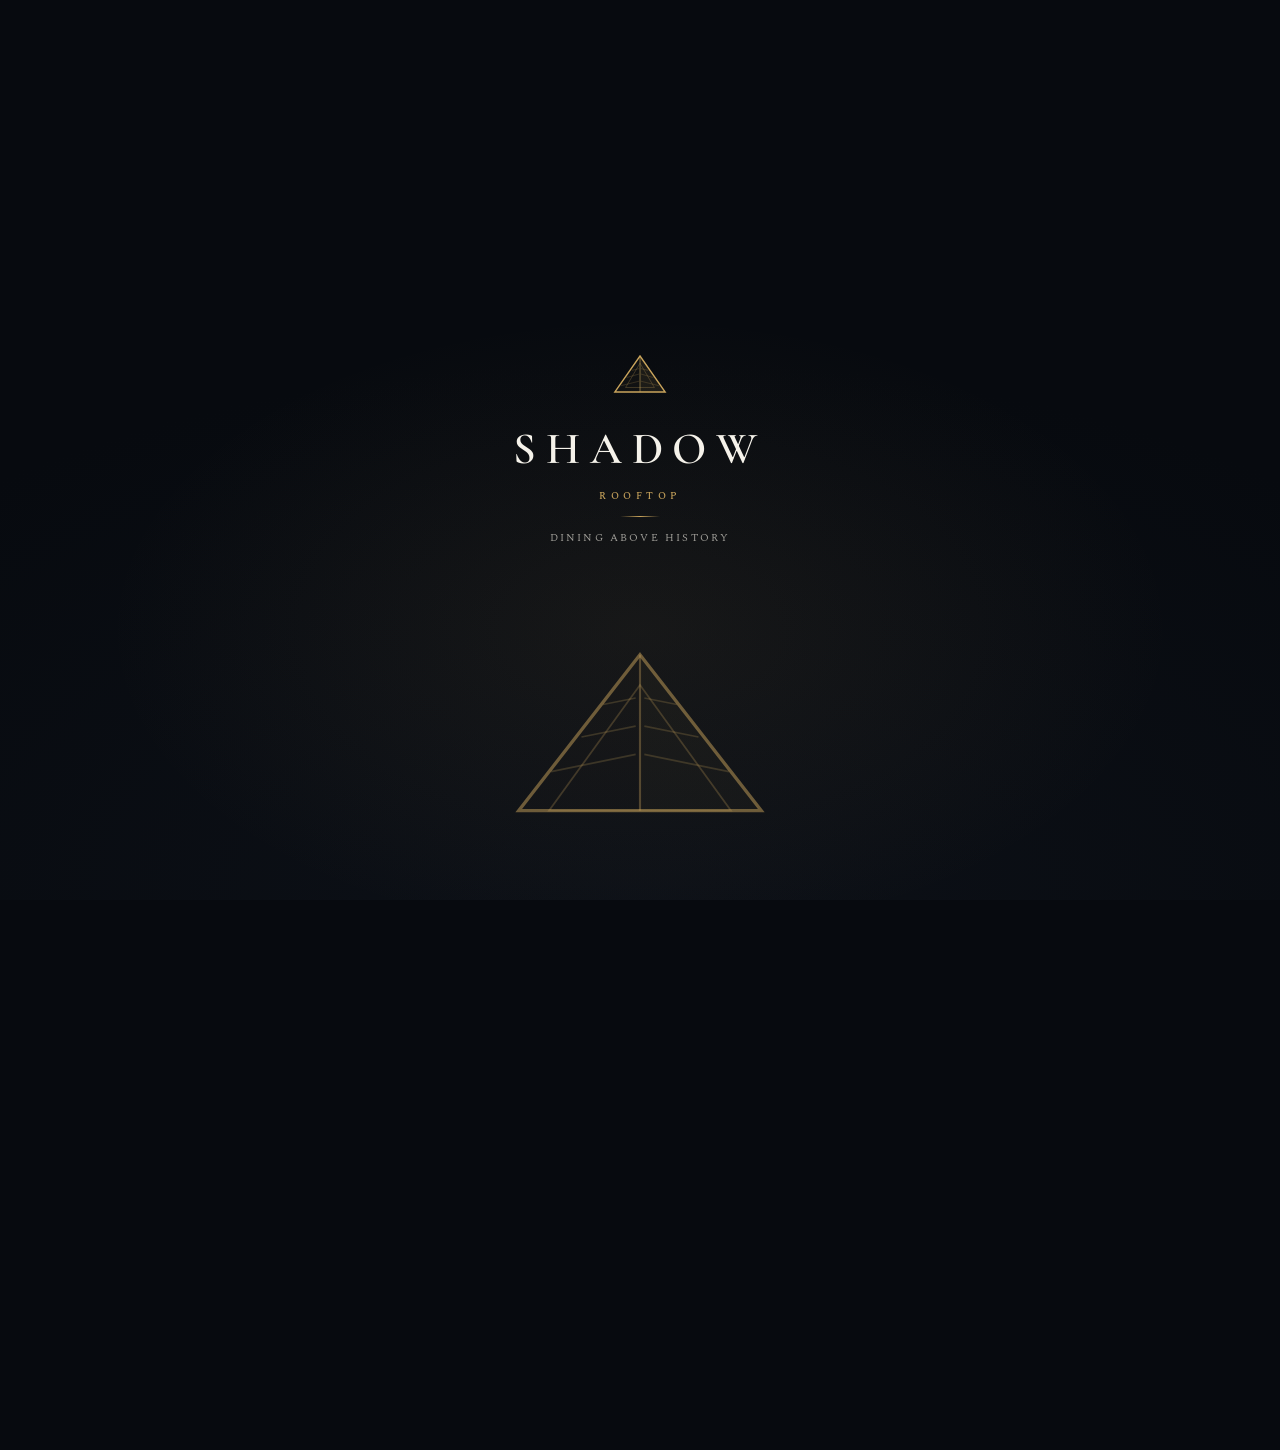
<file: index.html>
<!DOCTYPE html>
<html lang="en" dir="ltr">
<head>
  <meta charset="UTF-8" />
  <meta name="viewport" content="width=device-width, initial-scale=1.0, viewport-fit=cover" />
  <meta name="description" content="Shadow Rooftop — A premium dining experience overlooking the Pyramids of Giza, Cairo, Egypt." />
  <meta name="theme-color" content="#070A0F" />
  <title>Shadow Rooftop — Dining Above History</title>

  <!-- Preconnect for Google Fonts -->
  <link rel="preconnect" href="https://fonts.googleapis.com" />
  <link rel="preconnect" href="https://fonts.gstatic.com" crossorigin />
  <!-- Cormorant Garamond: luxury headings | Spectral: refined body/UI | Libre Baskerville: elegant price numbers -->
  <link href="https://fonts.googleapis.com/css2?family=Amiri:wght@400;700&family=Cormorant+Garamond:ital,wght@0,300;0,400;0,500;0,600;0,700;1,300;1,400&family=IBM+Plex+Sans+Arabic:wght@300;400;500;600&family=Libre+Baskerville:wght@400;700&family=Spectral:wght@300;400;500;600&display=swap" rel="stylesheet" />

  <link rel="stylesheet" href="css/style.css" />
</head>
<body>

  <!-- ============================================================
       SPLASH SCREEN
  ============================================================ -->
  <div id="splash" class="splash" role="dialog" aria-label="Shadow Rooftop loading screen" data-i18n-aria="splash" aria-modal="true">
    <div class="splash__bg"></div>

      <!-- Subtle pyramid SVG watermark -->
      <div class="splash__pyramid" aria-hidden="true">
        <svg viewBox="0 0 120 80" fill="none" xmlns="http://www.w3.org/2000/svg">
          <polygon points="60,4 4,76 60,76" fill="#C9A45C" opacity="0.012"/>
          <polygon points="60,4 116,76 60,76" fill="#C9A45C" opacity="0.035"/>
          <polygon points="60,4 116,76 4,76" stroke="#C9A45C" stroke-width="1.5" fill="none" opacity="0.5"/>
          <polygon points="60,18 102,76 18,76" stroke="#C9A45C" stroke-width="0.8" fill="none" opacity="0.25"/>
          <path d="M60 4 60 76" stroke="#C9A45C" stroke-width="1" opacity="0.35"/>
          <path d="M43 27 58 24M62 24 77 27M33 42 58 37M62 37 87 42M19 58 58 50M62 50 101 58" stroke="#C9A45C" stroke-width="0.8" opacity="0.22"/>
        </svg>
      </div>

    <div class="splash__content">
      <div class="splash__logo-icon" aria-hidden="true">
        <svg viewBox="0 0 60 44" fill="none" xmlns="http://www.w3.org/2000/svg" width="54" height="40">
          <polygon points="30,2 2,42 30,42" fill="#C9A45C" opacity="0.035"/>
          <polygon points="30,2 58,42 30,42" fill="#C9A45C" opacity="0.1"/>
          <polygon points="30,2 58,42 2,42" stroke="#C9A45C" stroke-width="1.5" fill="none"/>
          <polygon points="30,10 46,37 14,37" stroke="#C9A45C" stroke-width="0.7" fill="none" opacity="0.4"/>
          <path d="M21 18 29 16M31 16 39 18M15 26 29 22M31 22 45 26M9 35 29 30M31 30 51 35" stroke="#C9A45C" stroke-width="0.65" opacity="0.34"/>
          <path d="M30 2 30 42" stroke="#C9A45C" stroke-width="1" opacity="0.65"/>
        </svg>
      </div>
      <div class="splash__brand">
        <span class="splash__name" id="splashName" aria-label="Shadow Rooftop"></span>
        <span class="splash__sub">ROOFTOP</span>
      </div>
      <div class="splash__divider" aria-hidden="true"></div>
      <p class="splash__tagline" data-i18n="eyebrow">Dining Above History</p>
    </div>
  </div>

  <!-- ============================================================
       MAIN APP
  ============================================================ -->
  <div id="app" class="app" data-view="home" aria-hidden="true">

    <!-- ── HEADER ───────────────────────────────────────────── -->
    <header class="header" role="banner">
      <div class="header__inner container">

        <!-- Logo -->
        <a href="#home" class="header__logo" aria-label="Shadow Rooftop — Home" data-i18n-aria="home" data-go-home>
          <span class="header__logo-icon" aria-hidden="true">
            <svg viewBox="0 0 50 36" fill="none" xmlns="http://www.w3.org/2000/svg" width="36" height="26">
              <polygon points="25,2 2,34 25,34" fill="#C9A45C" opacity="0.035"/>
              <polygon points="25,2 48,34 25,34" fill="#C9A45C" opacity="0.1"/>
              <polygon points="25,2 48,34 2,34" stroke="#C9A45C" stroke-width="1.5" fill="none"/>
              <polygon points="25,9 40,30 10,30" stroke="#C9A45C" stroke-width="0.7" fill="none" opacity="0.4"/>
              <path d="M18 15 24 13M26 13 32 15M13 22 24 19M26 19 37 22M8 29 24 25M26 25 42 29" stroke="#C9A45C" stroke-width="0.55" opacity="0.34"/>
              <path d="M25 2 25 34" stroke="#C9A45C" stroke-width="1" opacity="0.65"/>
            </svg>
          </span>
          <span class="header__logo-text">
            <span class="header__logo-name">SHADOW</span>
            <span class="header__logo-sub">ROOFTOP</span>
          </span>
        </a>

        <!-- Right controls -->
        <div class="header__controls">
          <!-- Language toggle -->
          <div class="lang-toggle" role="group" aria-label="Language selection" data-i18n-aria="language">
            <button class="lang-toggle__btn lang-toggle__btn--active" id="langEn" aria-pressed="true" aria-label="Switch to English" data-i18n-aria="english">EN</button>
            <span class="lang-toggle__sep" aria-hidden="true">|</span>
            <button class="lang-toggle__btn" id="langAr" aria-pressed="false" aria-label="Switch to Arabic" data-i18n-aria="arabic">AR</button>
          </div>
          <!-- Hamburger -->
          <button class="hamburger" id="hamburger" aria-label="Open menu" data-i18n-aria="openMenu" aria-expanded="false" aria-controls="sideNav">
            <span class="hamburger__line"></span>
            <span class="hamburger__line"></span>
            <span class="hamburger__line"></span>
          </button>
        </div>
      </div>
    </header>

    <!-- ── SIDE NAV OVERLAY ──────────────────────────────────── -->
    <nav id="sideNav" class="side-nav" aria-label="Site navigation" data-i18n-aria="siteNav" aria-hidden="true">
      <div class="side-nav__backdrop" id="navBackdrop" aria-hidden="true"></div>
      <div class="side-nav__panel" role="dialog" aria-modal="true" aria-label="Navigation menu" data-i18n-aria="navDialog">
        <button class="side-nav__close" id="navClose" aria-label="Close menu" data-i18n-aria="closeMenu">&times;</button>
        <div class="side-nav__logo" aria-hidden="true">
          <svg viewBox="0 0 50 36" fill="none" xmlns="http://www.w3.org/2000/svg" width="40" height="29">
            <polygon points="25,2 2,34 25,34" fill="#C9A45C" opacity="0.035"/>
            <polygon points="25,2 48,34 25,34" fill="#C9A45C" opacity="0.1"/>
            <polygon points="25,2 48,34 2,34" stroke="#C9A45C" stroke-width="1.5" fill="none"/>
            <polygon points="25,9 40,30 10,30" stroke="#C9A45C" stroke-width="0.7" fill="none" opacity="0.4"/>
            <path d="M18 15 24 13M26 13 32 15M13 22 24 19M26 19 37 22M8 29 24 25M26 25 42 29" stroke="#C9A45C" stroke-width="0.55" opacity="0.34"/>
            <path d="M25 2 25 34" stroke="#C9A45C" stroke-width="1" opacity="0.65"/>
          </svg>
          <span>SHADOW ROOFTOP</span>
        </div>
        <ul class="side-nav__list">
          <li><a href="#home" class="side-nav__link" data-close-nav data-go-home data-i18n="navHome">Home</a></li>
          <li><a href="#menu" class="side-nav__link" data-close-nav data-open-menu="food" data-i18n="navMenu">Menu</a></li>
          <li><a href="#footer" class="side-nav__link" data-close-nav data-i18n="navLocation">Location</a></li>
          <li><a href="#footer" class="side-nav__link" data-close-nav data-i18n="navContact">Contact</a></li>
        </ul>
        <div class="side-nav__note" data-i18n="navNote">Giza, Cairo, Egypt</div>
      </div>
    </nav>

    <!-- ── HOME ─────────────────────────────────────────────── -->
    <section id="home" class="home" aria-label="Shadow Rooftop home" data-i18n-aria="homePage">
      <section class="home-hero" aria-labelledby="homeTitle">
        <div class="home-hero__media" aria-hidden="true"></div>
        <div class="home-hero__content container">
          <p class="home-hero__eyebrow" data-i18n="homeEyebrow">DINING ABOVE THE CITY</p>
          <h1 id="homeTitle" class="home-hero__title" data-i18n="homeTitle">A Taste Above the Ordinary</h1>
          <p class="home-hero__desc" data-i18n="homeDesc">Food, drinks, and unforgettable Cairo nights.</p>
          <div class="home-hero__actions">
            <button class="home-choice" type="button" data-open-menu="food">
              <span class="home-choice__icon" aria-hidden="true">
                <svg viewBox="0 0 24 24" fill="none" xmlns="http://www.w3.org/2000/svg"><path d="M4 3v7m4-7v7M6 3v18M17 3c-2.2 2.3-3 4.1-3 7v3h4V3m-2 10v8" stroke="currentColor" stroke-width="1.3" stroke-linecap="round" stroke-linejoin="round"/></svg>
              </span>
              <span data-i18n="exploreFood">EXPLORE FOOD</span>
              <span class="home-choice__arrow" aria-hidden="true">→</span>
            </button>
            <button class="home-choice" type="button" data-open-menu="beverages">
              <span class="home-choice__icon" aria-hidden="true">
                <svg viewBox="0 0 24 24" fill="none" xmlns="http://www.w3.org/2000/svg"><path d="M7 3h10l-1 7a4 4 0 0 1-8 0L7 3Zm5 11v7m-4 0h8M9 6h6" stroke="currentColor" stroke-width="1.3" stroke-linecap="round" stroke-linejoin="round"/></svg>
              </span>
              <span data-i18n="exploreBeverages">EXPLORE BEVERAGES</span>
              <span class="home-choice__arrow" aria-hidden="true">→</span>
            </button>
          </div>
          <a class="home-scroll" href="#offers" aria-label="Discover offers" data-i18n-aria="discoverOffers" hidden>
            <span data-i18n="discoverOffersCta">Discover today's offers</span>
            <span class="home-scroll__arrow" aria-hidden="true">↓</span>
          </a>
        </div>
      </section>

      <section id="offers" class="home-offers" aria-labelledby="offersTitle" hidden>
        <div class="home-section-heading container">
          <p class="home-section-heading__eyebrow" data-i18n="offersEyebrow">A LITTLE EXTRA</p>
          <h2 id="offersTitle" data-i18n="offersTitle">Offers</h2>
          <p class="home-section-heading__desc" data-i18n="offersDesc">Curated food and drink offers, made for sharing.</p>
        </div>
        <div class="offer-carousel container" id="offerCarousel" aria-roledescription="carousel" data-i18n-aria="offersCarousel">
          <div class="offer-carousel__viewport">
            <div class="offer-carousel__track" id="offerTrack" aria-live="off">
              <article class="offer-slide offer-slide--active" aria-roledescription="slide" aria-label="Slide 1 of 3" data-i18n-aria="slideOne">
                <picture>
                  <source media="(max-width: 599px)" srcset="assets/images/offers/pizza-night-mobile.webp" />
                  <img src="assets/images/offers/pizza-night.webp" alt="Four cheese pizza at Shadow Rooftop" data-i18n-alt="pizzaOfferImage" loading="lazy" />
                </picture>
                <div class="offer-slide__copy">
                  <span data-i18n="offerKicker">SPECIAL OFFER</span>
                  <h3 data-i18n="offerPizzaTitle">Pizza Night</h3>
                  <p class="offer-slide__details" data-i18n="offerPizzaDetails">Four Cheese Pizza + 2 Soft Drinks</p>
                  <strong class="offer-slide__saving" data-i18n="offerPizzaSaving">SAVE <span class="offer-slide__saving-value">15%</span></strong>
                </div>
              </article>
              <article class="offer-slide" aria-roledescription="slide" aria-label="Slide 2 of 3" data-i18n-aria="slideTwo" aria-hidden="true" inert>
                <picture>
                  <source media="(max-width: 599px)" srcset="assets/images/offers/rooftop-grill-mobile.webp" />
                  <img src="assets/images/offers/rooftop-grill.webp" alt="Mixed grill platter at Shadow Rooftop" data-i18n-alt="grillOfferImage" loading="lazy" />
                </picture>
                <div class="offer-slide__copy">
                  <span data-i18n="offerKicker">SPECIAL OFFER</span>
                  <h3 data-i18n="offerGrillTitle">Rooftop Grill for Two</h3>
                  <p class="offer-slide__details" data-i18n="offerGrillDetails">Mixed Grill + 2 Soft Drinks</p>
                  <strong class="offer-slide__saving" data-i18n="offerGrillSaving">SAVE <span class="offer-slide__saving-value">20%</span></strong>
                </div>
              </article>
              <article class="offer-slide" aria-roledescription="slide" aria-label="Slide 3 of 3" data-i18n-aria="slideThree" aria-hidden="true" inert>
                <picture>
                  <source media="(max-width: 599px)" srcset="assets/images/offers/signature-sips-mobile.webp" />
                  <img src="assets/images/offers/signature-sips.webp" alt="Three signature drinks at Shadow Rooftop" data-i18n-alt="drinksOfferImage" loading="lazy" />
                </picture>
                <div class="offer-slide__copy">
                  <span data-i18n="offerKicker">SPECIAL OFFER</span>
                  <h3 data-i18n="offerDrinksTitle">Signature Sips</h3>
                  <p class="offer-slide__details" data-i18n="offerDrinksDetails">Any 3 Signature Drinks</p>
                  <strong class="offer-slide__saving" data-i18n="offerDrinksSaving">SAVE <span class="offer-slide__saving-value">15%</span></strong>
                </div>
              </article>
            </div>
          </div>
          <div class="offer-carousel__controls">
            <button class="carousel-control" type="button" id="offerPrevious" aria-label="Previous offer" data-i18n-aria="previousOffer"><span aria-hidden="true">←</span></button>
            <div class="offer-carousel__dots" role="group" aria-label="Choose an offer" data-i18n-aria="chooseOffer">
              <button class="offer-dot offer-dot--active" type="button" data-offer-slide="0" aria-label="Go to offer 1" data-i18n-aria="offerSlideOne" aria-current="true"></button>
              <button class="offer-dot" type="button" data-offer-slide="1" aria-label="Go to offer 2" data-i18n-aria="offerSlideTwo" aria-current="false"></button>
              <button class="offer-dot" type="button" data-offer-slide="2" aria-label="Go to offer 3" data-i18n-aria="offerSlideThree" aria-current="false"></button>
            </div>
            <button class="carousel-control" type="button" id="offerNext" aria-label="Next offer" data-i18n-aria="nextOffer"><span aria-hidden="true">→</span></button>
          </div>
        </div>
      </section>

      <section id="moments" class="home-moments" aria-labelledby="momentsTitle">
        <div class="home-section-heading container">
          <p class="home-section-heading__eyebrow" data-i18n="momentsEyebrow">The Shadow Experience</p>
          <h2 id="momentsTitle" data-i18n="momentsTitle">Moments At Shadow</h2>
        </div>
        <div class="home-moments__grid container" aria-label="Moments At Shadow Rooftop" data-i18n-aria="momentsGallery">
          <figure class="moment-tile"><img src="assets/images/shadow.jpeg" alt="The rooftop terrace and pool" data-i18n-alt="rooftopHighlightImage" loading="lazy" /><figcaption data-i18n="momentRooftop">The Rooftop</figcaption></figure>
          <figure class="moment-tile"><img src="assets/images/hero-pyramids-night-real-scale.png" alt="The Pyramids of Giza at night" data-i18n-alt="viewHighlightImage" loading="lazy" /><figcaption data-i18n="momentView">The View</figcaption></figure>
          <figure class="moment-tile"><img src="assets/images/menu/shadow-breakfast.webp" alt="A freshly prepared dish" data-i18n-alt="foodHighlightImage" loading="lazy" /><figcaption data-i18n="momentTable">Around The Table</figcaption></figure>
        </div>
      </section>
    </section>

    <!-- ── HERO ─────────────────────────────────────────────── -->
    <section id="hero" class="hero" aria-label="Hero section" data-i18n-aria="hero">
      <!-- Hero image: Frontal nighttime view of the Pyramids of Giza -->
      <div class="hero__media" aria-hidden="true">
        <div class="hero__image-wrap">
          <img
            src="assets/images/hero-pyramids-night-real-scale.png"
            alt="Frontal nighttime view of the three Pyramids of Giza from Shadow Rooftop"
            data-i18n-alt="heroImage"
            class="hero__img"
            loading="eager"
            onerror="this.style.display='none'"
          />
          <!-- CSS gradient fallback shows if image missing -->
        </div>
        <div class="hero__overlay" aria-hidden="true"></div>
      </div>

      <!-- Hero text -->
      <div class="hero__content container">
        <div class="hero__text">
          <p class="hero__eyebrow" data-i18n="eyebrow">DINING ABOVE HISTORY</p>
          <h1 class="hero__title">Breakfast</h1>
          <p class="hero__desc" data-i18n="heroDesc">
            Start your day with refined flavors and an unforgettable view of the timeless Pyramids of Giza.
          </p>
        </div>
      </div>
    </section>

    <!-- ── MENU ─────────────────────────────────────────────── -->
    <main id="menu" class="menu" role="main" aria-label="Restaurant menu" data-i18n-aria="restaurantMenu">

      <div class="menu-switcher container" role="navigation" aria-label="Menu type" data-i18n-aria="menuType">
        <a class="menu-switcher__home" href="#home" data-go-home aria-label="Back to home" data-i18n-aria="backHome">
          <span class="menu-switcher__home-icon" aria-hidden="true">⌂</span>
          <span class="menu-switcher__home-label" data-i18n="backToHome">Back to home</span>
        </a>
        <div class="menu-switcher__choices" role="group" aria-label="Choose menu" data-i18n-aria="chooseMenu">
          <button type="button" class="menu-switcher__btn menu-switcher__btn--active" data-menu-type-choice="food" aria-pressed="true" data-i18n="food">Food</button>
          <button type="button" class="menu-switcher__btn" data-menu-type-choice="beverages" aria-pressed="false" data-i18n="beverages">Beverages</button>
        </div>
      </div>

      <!-- Category Navigation -->
      <div class="categories" role="navigation" aria-label="Menu categories" data-i18n-aria="categories">
        <div class="categories__track" id="categoriesTrack" role="tablist">
          <button
            class="cat-btn cat-btn--active"
            role="tab"
            aria-selected="true"
            aria-controls="section-breakfast"
            data-category="breakfast"
            id="tab-breakfast"
          >Breakfast</button>
          <button
            class="cat-btn"
            role="tab"
            aria-selected="false"
            aria-controls="section-soup"
            data-category="soup"
            id="tab-soup"
          >Soup</button>
          <button
            class="cat-btn"
            role="tab"
            aria-selected="false"
            aria-controls="section-appetizers"
            data-category="appetizers"
            id="tab-appetizers"
          >Appetizers</button>
          <button
            class="cat-btn"
            role="tab"
            aria-selected="false"
            aria-controls="section-salad"
            data-category="salad"
            id="tab-salad"
          >Salad</button>
          <button
            class="cat-btn"
            role="tab"
            aria-selected="false"
            aria-controls="section-chicken-main"
            data-category="chicken-main"
            id="tab-chicken-main"
          >Chicken Main Course</button>
          <button
            class="cat-btn"
            role="tab"
            aria-selected="false"
            aria-controls="section-beef-main"
            data-category="beef-main"
            id="tab-beef-main"
          >Beef Main Course</button>
          <button
            class="cat-btn"
            role="tab"
            aria-selected="false"
            aria-controls="section-pasta"
            data-category="pasta"
            id="tab-pasta"
          >Pasta</button>
          <button
            class="cat-btn"
            role="tab"
            aria-selected="false"
            aria-controls="section-pizza"
            data-category="pizza"
            id="tab-pizza"
          >Pizza</button>
          <button
            class="cat-btn"
            role="tab"
            aria-selected="false"
            aria-controls="section-sandwich"
            data-category="sandwich"
            id="tab-sandwich"
          >Sandwich</button>
          <button
            class="cat-btn"
            role="tab"
            aria-selected="false"
            aria-controls="section-food-extras"
            data-category="food-extras"
            id="tab-food-extras"
          >Food Extras</button>
        </div>
      </div>

      <!-- Menu Content Area -->
      <div class="menu__sections container">

        <!-- BREAKFAST SECTION -->
        <section
          id="section-breakfast"
          class="menu-section menu-section--active"
          role="tabpanel"
          aria-labelledby="tab-breakfast"
        >
          <div class="menu-items" id="breakfast-items" aria-label="Breakfast items">
            <!-- Dynamically rendered by JS -->
          </div>
        </section>

        <!-- SOUP SECTION (placeholder) -->
        <section
          id="section-soup"
          class="menu-section"
          role="tabpanel"
          aria-labelledby="tab-soup"
          hidden
        >
          <div class="menu-items" id="soup-items" aria-label="Soup items"></div>
          <div class="coming-soon" data-empty-category="soup">
            <span class="coming-soon__icon" aria-hidden="true">
              <svg viewBox="0 0 24 24" fill="none" xmlns="http://www.w3.org/2000/svg" width="36" height="36">
                <circle cx="12" cy="12" r="10" stroke="#C9A45C" stroke-width="1.2"/>
                <path d="M12 8v4l3 3" stroke="#C9A45C" stroke-width="1.4" stroke-linecap="round"/>
              </svg>
            </span>
            <p class="coming-soon__text">Soup — Coming Soon</p>
          </div>
        </section>

        <!-- APPETIZERS SECTION (placeholder) -->
        <section
          id="section-appetizers"
          class="menu-section"
          role="tabpanel"
          aria-labelledby="tab-appetizers"
          hidden
        >
          <div class="menu-items" id="appetizers-items" aria-label="Appetizers items"></div>
          <div class="coming-soon" data-empty-category="appetizers">
            <span class="coming-soon__icon" aria-hidden="true">
              <svg viewBox="0 0 24 24" fill="none" xmlns="http://www.w3.org/2000/svg" width="36" height="36">
                <circle cx="12" cy="12" r="10" stroke="#C9A45C" stroke-width="1.2"/>
                <path d="M12 8v4l3 3" stroke="#C9A45C" stroke-width="1.4" stroke-linecap="round"/>
              </svg>
            </span>
            <p class="coming-soon__text">Appetizers — Coming Soon</p>
          </div>
        </section>

        <!-- SALAD SECTION (placeholder) -->
        <section
          id="section-salad"
          class="menu-section"
          role="tabpanel"
          aria-labelledby="tab-salad"
          hidden
        >
          <div class="menu-items" id="salad-items" aria-label="Salad items"></div>
          <div class="coming-soon" data-empty-category="salad">
            <span class="coming-soon__icon" aria-hidden="true">
              <svg viewBox="0 0 24 24" fill="none" xmlns="http://www.w3.org/2000/svg" width="36" height="36">
                <circle cx="12" cy="12" r="10" stroke="#C9A45C" stroke-width="1.2"/>
                <path d="M12 8v4l3 3" stroke="#C9A45C" stroke-width="1.4" stroke-linecap="round"/>
              </svg>
            </span>
            <p class="coming-soon__text">Salad — Coming Soon</p>
          </div>
        </section>

        <!-- CHICKEN MAIN COURSE SECTION (placeholder) -->
        <section
          id="section-chicken-main"
          class="menu-section"
          role="tabpanel"
          aria-labelledby="tab-chicken-main"
          hidden
        >
          <div class="menu-items" id="chicken-main-items" aria-label="Chicken main course items"></div>
          <div class="coming-soon" data-empty-category="chicken-main">
            <span class="coming-soon__icon" aria-hidden="true">
              <svg viewBox="0 0 24 24" fill="none" xmlns="http://www.w3.org/2000/svg" width="36" height="36">
                <circle cx="12" cy="12" r="10" stroke="#C9A45C" stroke-width="1.2"/>
                <path d="M12 8v4l3 3" stroke="#C9A45C" stroke-width="1.4" stroke-linecap="round"/>
              </svg>
            </span>
            <p class="coming-soon__text">Chicken Main Course — Coming Soon</p>
          </div>
        </section>

        <!-- BEEF MAIN COURSE SECTION (placeholder) -->
        <section
          id="section-beef-main"
          class="menu-section"
          role="tabpanel"
          aria-labelledby="tab-beef-main"
          hidden
        >
          <div class="menu-items" id="beef-main-items" aria-label="Beef main course items"></div>
          <div class="coming-soon" data-empty-category="beef-main">
            <span class="coming-soon__icon" aria-hidden="true">
              <svg viewBox="0 0 24 24" fill="none" xmlns="http://www.w3.org/2000/svg" width="36" height="36">
                <circle cx="12" cy="12" r="10" stroke="#C9A45C" stroke-width="1.2"/>
                <path d="M12 8v4l3 3" stroke="#C9A45C" stroke-width="1.4" stroke-linecap="round"/>
              </svg>
            </span>
            <p class="coming-soon__text">Beef Main Course — Coming Soon</p>
          </div>
        </section>

        <!-- PASTA SECTION (placeholder) -->
        <section
          id="section-pasta"
          class="menu-section"
          role="tabpanel"
          aria-labelledby="tab-pasta"
          hidden
        >
          <div class="menu-items" id="pasta-items" aria-label="Pasta items"></div>
          <div class="coming-soon" data-empty-category="pasta">
            <span class="coming-soon__icon" aria-hidden="true">
              <svg viewBox="0 0 24 24" fill="none" xmlns="http://www.w3.org/2000/svg" width="36" height="36">
                <circle cx="12" cy="12" r="10" stroke="#C9A45C" stroke-width="1.2"/>
                <path d="M12 8v4l3 3" stroke="#C9A45C" stroke-width="1.4" stroke-linecap="round"/>
              </svg>
            </span>
            <p class="coming-soon__text">Pasta — Coming Soon</p>
          </div>
        </section>

        <!-- PIZZA SECTION (placeholder) -->
        <section
          id="section-pizza"
          class="menu-section"
          role="tabpanel"
          aria-labelledby="tab-pizza"
          hidden
        >
          <div class="menu-items" id="pizza-items" aria-label="Pizza items"></div>
          <div class="coming-soon" data-empty-category="pizza">
            <span class="coming-soon__icon" aria-hidden="true">
              <svg viewBox="0 0 24 24" fill="none" xmlns="http://www.w3.org/2000/svg" width="36" height="36">
                <circle cx="12" cy="12" r="10" stroke="#C9A45C" stroke-width="1.2"/>
                <path d="M12 8v4l3 3" stroke="#C9A45C" stroke-width="1.4" stroke-linecap="round"/>
              </svg>
            </span>
            <p class="coming-soon__text">Pizza — Coming Soon</p>
          </div>
        </section>

        <!-- SANDWICH SECTION (placeholder) -->
        <section
          id="section-sandwich"
          class="menu-section"
          role="tabpanel"
          aria-labelledby="tab-sandwich"
          hidden
        >
          <div class="menu-items" id="sandwich-items" aria-label="Sandwich items"></div>
          <div class="coming-soon" data-empty-category="sandwich">
            <span class="coming-soon__icon" aria-hidden="true">
              <svg viewBox="0 0 24 24" fill="none" xmlns="http://www.w3.org/2000/svg" width="36" height="36">
                <circle cx="12" cy="12" r="10" stroke="#C9A45C" stroke-width="1.2"/>
                <path d="M12 8v4l3 3" stroke="#C9A45C" stroke-width="1.4" stroke-linecap="round"/>
              </svg>
            </span>
            <p class="coming-soon__text">Sandwich — Coming Soon</p>
          </div>
        </section>

        <!-- FOOD EXTRAS SECTION (placeholder) -->
        <section
          id="section-food-extras"
          class="menu-section"
          role="tabpanel"
          aria-labelledby="tab-food-extras"
          hidden
        >
          <div class="menu-items" id="food-extras-items" aria-label="Food extras items"></div>
          <div class="coming-soon" data-empty-category="food-extras">
            <span class="coming-soon__icon" aria-hidden="true">
              <svg viewBox="0 0 24 24" fill="none" xmlns="http://www.w3.org/2000/svg" width="36" height="36">
                <circle cx="12" cy="12" r="10" stroke="#C9A45C" stroke-width="1.2"/>
                <path d="M12 8v4l3 3" stroke="#C9A45C" stroke-width="1.4" stroke-linecap="round"/>
              </svg>
            </span>
            <p class="coming-soon__text">Food Extras — Coming Soon</p>
          </div>
        </section>

      </div><!-- /.menu__sections -->

      <div class="price-disclaimer container" role="note" aria-label="Price service and VAT note" data-i18n-aria="disclaimer">
        <span class="price-disclaimer__line"></span>
        <p data-i18n="disclaimer">Prices are subject to 12% service &amp; 14% VAT</p>
        <span class="price-disclaimer__line"></span>
      </div>
    </main>

    <!-- ── FOOTER ────────────────────────────────────────────── -->
    <footer id="footer" class="footer" role="contentinfo">
      <div class="footer__inner container">

        <!-- Brand -->
        <div class="footer__brand">
          <span class="footer__logo-icon" aria-hidden="true">
            <svg viewBox="0 0 50 36" fill="none" xmlns="http://www.w3.org/2000/svg" width="28" height="20">
              <polygon points="25,2 2,34 25,34" fill="#C9A45C" opacity="0.035"/>
              <polygon points="25,2 48,34 25,34" fill="#C9A45C" opacity="0.1"/>
              <polygon points="25,2 48,34 2,34" stroke="#C9A45C" stroke-width="1.5" fill="none"/>
              <polygon points="25,9 40,30 10,30" stroke="#C9A45C" stroke-width="0.7" fill="none" opacity="0.4"/>
              <path d="M18 15 24 13M26 13 32 15M13 22 24 19M26 19 37 22M8 29 24 25M26 25 42 29" stroke="#C9A45C" stroke-width="0.55" opacity="0.34"/>
              <path d="M25 2 25 34" stroke="#C9A45C" stroke-width="1" opacity="0.65"/>
            </svg>
          </span>
          <div>
            <p class="footer__name">SHADOW ROOFTOP</p>
            <p class="footer__vat"><span data-i18n="footerVat">VAT &amp; service charge may apply.</span><br/><span data-i18n="footerAllergies">Please inform our team of any food allergies or dietary requirements.</span></p>
          </div>
        </div>

        <!-- Links -->
        <div class="footer__links">
          <!-- Location -->
          <a
            href="https://maps.app.goo.gl/c9Dust7j47FLv8kbA?g_st=ic"
            target="_blank"
            rel="noopener noreferrer"
            class="footer__link"
            aria-label="Open Shadow Rooftop location in Google Maps"
            data-i18n-aria="maps"
          >
            <span class="footer__link-icon" aria-hidden="true">
              <svg viewBox="0 0 24 24" fill="none" xmlns="http://www.w3.org/2000/svg" width="16" height="16">
                <path d="M12 2C8.13 2 5 5.13 5 9c0 5.25 7 13 7 13s7-7.75 7-13c0-3.87-3.13-7-7-7z" stroke="#C9A45C" stroke-width="1.4" fill="none"/>
                <circle cx="12" cy="9" r="2.5" stroke="#C9A45C" stroke-width="1.2" fill="none"/>
              </svg>
            </span>
            <span><span data-i18n="location">Giza, Cairo</span><br/><small data-i18n="maps">Open in Google Maps →</small></span>
          </a>

          <!-- Social -->
          <div class="footer__social" aria-label="Social media links" data-i18n-aria="social">
            <a
              href="https://www.instagram.com/shadowpyramidshotel?stkn=ZDRqMW5sMGkzMWFi"
              target="_blank"
              rel="noopener noreferrer"
              class="footer__social-btn"
              aria-label="Follow Shadow Rooftop on Instagram"
              data-i18n-aria="instagram"
            >
              <!-- Instagram SVG -->
              <svg viewBox="0 0 24 24" fill="none" xmlns="http://www.w3.org/2000/svg" width="20" height="20" aria-hidden="true">
                <rect x="2" y="2" width="20" height="20" rx="5" stroke="#C9A45C" stroke-width="1.4"/>
                <circle cx="12" cy="12" r="4.5" stroke="#C9A45C" stroke-width="1.4"/>
                <circle cx="17.5" cy="6.5" r="1" fill="#C9A45C"/>
              </svg>
            </a>
            
          </div>
        </div>

      </div>
      <div class="footer__bottom">
        <p data-i18n="copyright">&copy; 2026 Shadow Rooftop.Developed by Mazen Mousa, All rights reserved.</p>
      </div>
    </footer>

  </div><!-- /#app -->

  <script src="js/beverage-data.js"></script>
  <script src="js/translations.js"></script>
  <script src="js/script.js"></script>
</body>
</html>
</file>
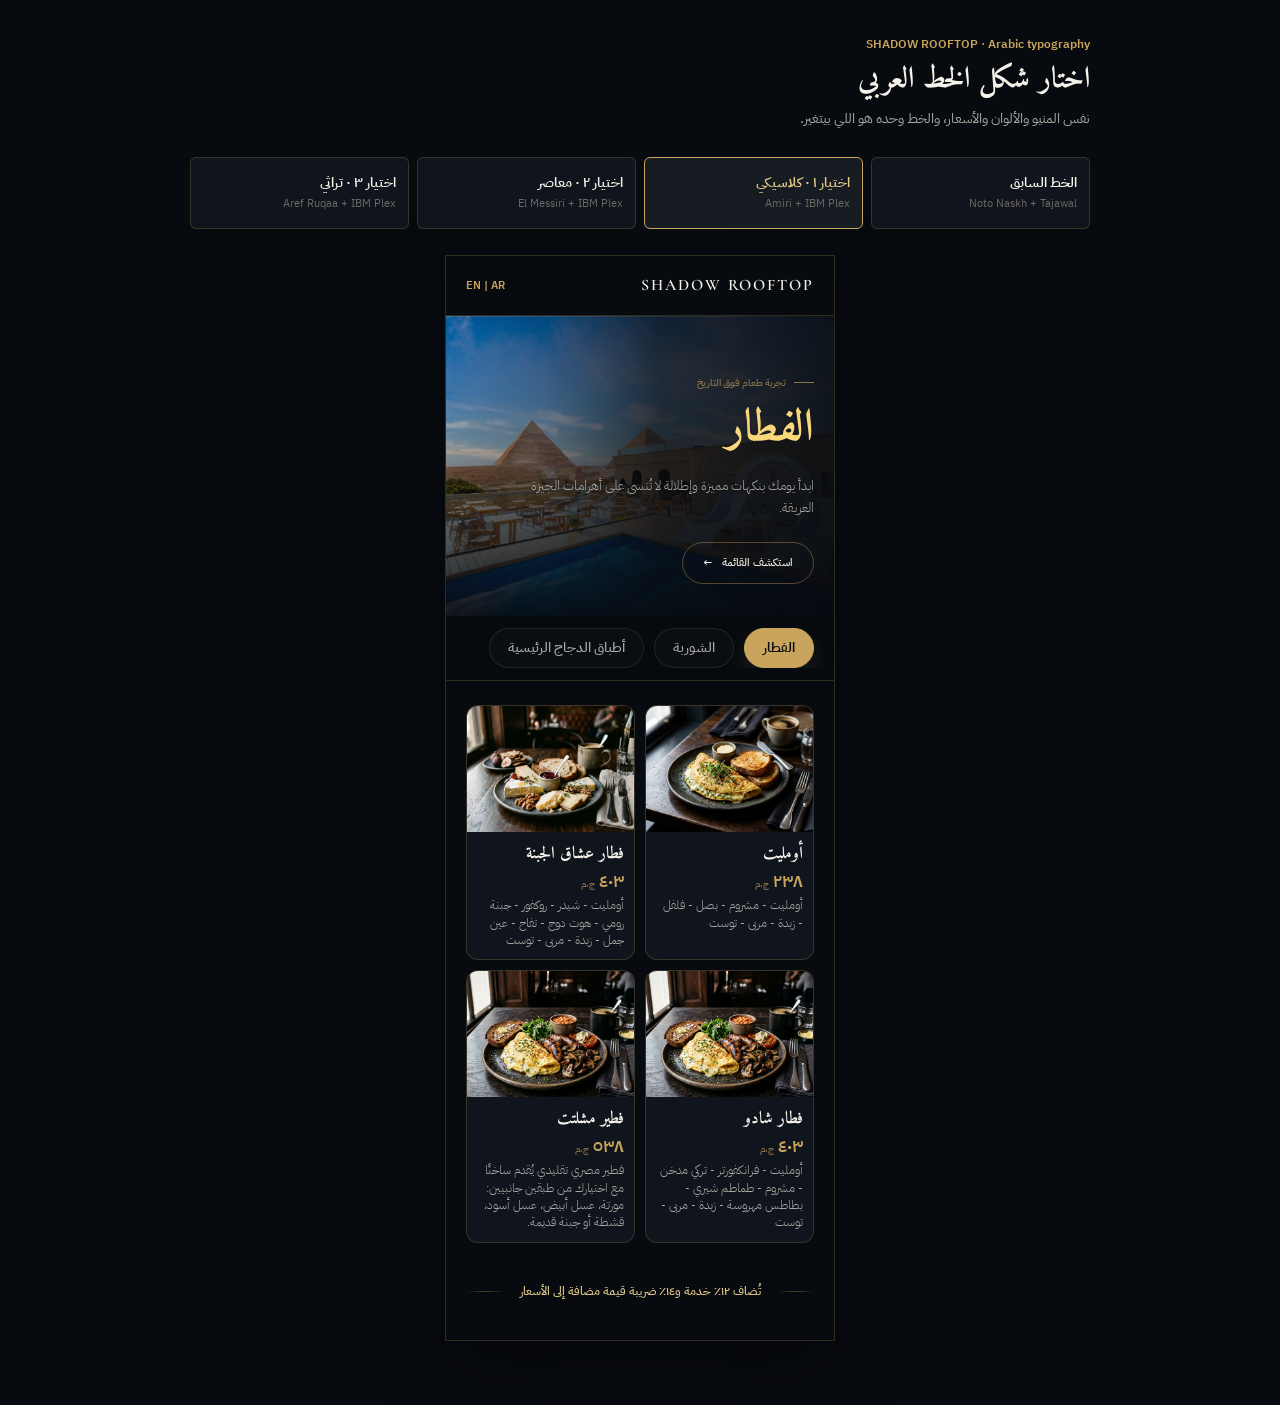
<file: docs/arabic-typography-preview.html>
<!DOCTYPE html>
<html lang="ar" dir="rtl">
<head>
  <meta charset="UTF-8" />
  <meta name="viewport" content="width=device-width, initial-scale=1.0" />
  <title>معاينة الخط العربي | Shadow Rooftop</title>
  <link rel="preconnect" href="https://fonts.googleapis.com" />
  <link rel="preconnect" href="https://fonts.gstatic.com" crossorigin />
  <link href="https://fonts.googleapis.com/css2?family=Amiri:wght@400;700&family=Aref+Ruqaa:wght@400;700&family=Cormorant+Garamond:wght@600&family=El+Messiri:wght@400;500;600;700&family=IBM+Plex+Sans+Arabic:wght@300;400;500;600&family=Libre+Baskerville:wght@400&family=Noto+Naskh+Arabic:wght@400;500;600;700&family=Tajawal:wght@300;400;500;600;700&display=swap" rel="stylesheet" />
  <link rel="stylesheet" href="../css/style.css" />
  <style>
    .preview-shell {
      width: min(940px, 100%);
      margin: 0 auto;
      padding: 34px 20px 64px;
      font-family: 'IBM Plex Sans Arabic', Tahoma, sans-serif;
    }

    .preview-intro {
      margin-bottom: 26px;
    }

    .preview-intro__eyebrow {
      color: var(--gold);
      font: 600 0.78rem 'IBM Plex Sans Arabic', Tahoma, sans-serif;
      margin-bottom: 8px;
    }

    .preview-intro h1 {
      color: var(--text-primary);
      font: 700 1.85rem/1.35 'Amiri', Tahoma, serif;
      margin-bottom: 6px;
    }

    .preview-intro p:last-child {
      color: var(--text-secondary);
      font-size: 0.88rem;
      line-height: 1.7;
    }

    .preview-choices {
      display: grid;
      grid-template-columns: repeat(4, minmax(0, 1fr));
      gap: 8px;
      margin-bottom: 26px;
    }

    .preview-choice {
      min-width: 0;
      min-height: 72px;
      padding: 10px 12px;
      text-align: right;
      background: var(--bg-card);
      border: 1px solid var(--gold-border);
      border-radius: 6px;
      color: var(--text-secondary);
      transition: border-color 180ms ease, background 180ms ease;
    }

    .preview-choice:hover,
    .preview-choice[aria-pressed="true"] {
      background: #171b22;
      border-color: var(--gold);
    }

    .preview-choice:focus-visible {
      outline: 2px solid var(--gold-light);
      outline-offset: 2px;
    }

    .preview-choice__label,
    .preview-choice__fonts {
      display: block;
      font-family: 'IBM Plex Sans Arabic', Tahoma, sans-serif;
      overflow-wrap: anywhere;
    }

    .preview-choice__label {
      color: var(--text-primary);
      font-size: 0.85rem;
      font-weight: 600;
      line-height: 1.35;
    }

    .preview-choice[aria-pressed="true"] .preview-choice__label {
      color: var(--gold-light);
    }

    .preview-choice__fonts {
      color: var(--text-muted);
      font-size: 0.68rem;
      line-height: 1.45;
      margin-top: 4px;
      direction: ltr;
      text-align: right;
    }

    .preview-stage {
      --font-price: 'IBM Plex Sans Arabic', Tahoma, sans-serif;
      width: min(390px, 100%);
      margin: 0 auto;
      background: var(--bg-primary);
      border: 1px solid var(--gold-border);
      box-shadow: 0 24px 72px rgba(0, 0, 0, 0.38);
      overflow: hidden;
    }

    .preview-stage .container {
      max-width: none;
      padding-inline: 20px;
    }

    body[data-option="current"] .preview-stage {
      --font-primary: 'Tajawal', Tahoma, sans-serif;
      --font-heading: 'Noto Naskh Arabic', Tahoma, serif;
    }

    body[data-option="amiri"] .preview-stage {
      --font-primary: 'IBM Plex Sans Arabic', Tahoma, sans-serif;
      --font-heading: 'Amiri', Tahoma, serif;
    }

    body[data-option="messiri"] .preview-stage {
      --font-primary: 'IBM Plex Sans Arabic', Tahoma, sans-serif;
      --font-heading: 'El Messiri', Tahoma, sans-serif;
    }

    body[data-option="ruqaa"] .preview-stage {
      --font-primary: 'IBM Plex Sans Arabic', Tahoma, sans-serif;
      --font-heading: 'Aref Ruqaa', Tahoma, serif;
    }

    .preview-menu-header {
      height: 60px;
      padding-inline: 20px;
      display: flex;
      align-items: center;
      justify-content: space-between;
      border-bottom: 1px solid var(--gold-border);
      background: var(--bg-primary);
    }

    .preview-menu-header__brand {
      color: var(--text-primary);
      font: 600 1rem 'Cormorant Garamond', Georgia, serif;
      letter-spacing: 0.12em;
      direction: ltr;
    }

    .preview-menu-header__lang {
      color: var(--gold);
      font: 600 0.7rem 'IBM Plex Sans Arabic', Tahoma, sans-serif;
      direction: ltr;
    }

    .preview-stage .hero {
      min-height: 300px;
    }

    .preview-stage .hero__content {
      padding-block: 32px;
    }

    .preview-stage .hero__text {
      max-width: 100%;
    }

    html[lang="ar"] .preview-stage .hero__title {
      font-family: var(--font-heading);
      font-size: 2.8rem;
      line-height: 1.35;
    }

    html[lang="ar"] body[data-option="ruqaa"] .preview-stage .hero__title {
      font-size: 3.2rem;
    }

    .preview-stage .hero__desc {
      max-width: 290px;
      font-size: 0.8125rem;
    }

    .preview-stage .hero__cta {
      pointer-events: none;
      font-size: 0.6875rem;
    }

    .preview-stage .categories {
      position: static;
    }

    .preview-stage .categories__track {
      padding-inline: 20px;
    }

    .preview-stage .cat-btn {
      font-family: var(--font-primary);
      font-size: 0.875rem;
    }

    .preview-stage .menu__sections {
      padding-block: 24px 40px;
    }

    .preview-stage .menu-items {
      display: grid;
      grid-template-columns: repeat(2, minmax(0, 1fr));
      gap: 10px;
    }

    .preview-stage .food-card {
      min-width: 0;
      display: flex;
      flex-direction: column;
      gap: 0;
      opacity: 1;
      transform: none;
    }

    .preview-stage .food-card__img-wrap {
      width: 100%;
      min-height: 0;
      aspect-ratio: 4 / 3;
    }

    .preview-stage .food-card__body {
      padding: 10px;
      gap: 7px;
    }

    .preview-stage .food-card__header {
      flex-direction: column;
      gap: 6px;
    }

    .preview-stage .food-card__name {
      font-family: var(--font-heading);
      font-size: 1.0625rem;
      line-height: 1.45;
      overflow-wrap: anywhere;
    }

    body[data-option="ruqaa"] .preview-stage .food-card__name {
      font-size: 1.2rem;
    }

    .preview-stage .food-card__desc {
      font-family: var(--font-primary);
      font-size: 0.75rem;
      line-height: 1.45;
      overflow-wrap: anywhere;
    }

    .preview-stage .food-card__price-amount {
      font-size: 1.125rem;
      font-weight: 600;
    }

    .preview-stage .price-disclaimer {
      padding-bottom: 40px;
    }

    .preview-stage .price-disclaimer p {
      font-family: var(--font-primary);
      font-size: 0.75rem;
    }

    @media (max-width: 680px) {
      .preview-shell {
        padding: 24px 0 48px;
      }

      .preview-intro,
      .preview-choices {
        margin-inline: 12px;
      }

      .preview-choices {
        grid-template-columns: repeat(2, minmax(0, 1fr));
      }
    }
  </style>
</head>
<body data-option="amiri">
  <main class="preview-shell">
    <div class="preview-intro">
      <p class="preview-intro__eyebrow">SHADOW ROOFTOP · Arabic typography</p>
      <h1>اختار شكل الخط العربي</h1>
      <p>نفس المنيو والألوان والأسعار، والخط وحده هو اللي بيتغير.</p>
    </div>

    <div class="preview-choices" role="group" aria-label="اختيارات الخط العربي">
      <button class="preview-choice" type="button" data-select="current" aria-pressed="false">
        <span class="preview-choice__label">الخط السابق</span>
        <span class="preview-choice__fonts">Noto Naskh + Tajawal</span>
      </button>
      <button class="preview-choice" type="button" data-select="amiri" aria-pressed="true">
        <span class="preview-choice__label">اختيار ١ · كلاسيكي</span>
        <span class="preview-choice__fonts">Amiri + IBM Plex</span>
      </button>
      <button class="preview-choice" type="button" data-select="messiri" aria-pressed="false">
        <span class="preview-choice__label">اختيار ٢ · معاصر</span>
        <span class="preview-choice__fonts">El Messiri + IBM Plex</span>
      </button>
      <button class="preview-choice" type="button" data-select="ruqaa" aria-pressed="false">
        <span class="preview-choice__label">اختيار ٣ · تراثي</span>
        <span class="preview-choice__fonts">Aref Ruqaa + IBM Plex</span>
      </button>
    </div>

    <div class="preview-stage" aria-label="معاينة منيو شادو روف توب">
      <div class="preview-menu-header">
        <span class="preview-menu-header__brand">SHADOW ROOFTOP</span>
        <span class="preview-menu-header__lang">EN | AR</span>
      </div>

      <section class="hero" aria-label="معاينة العنوان الرئيسي">
        <div class="hero__media" aria-hidden="true">
          <div class="hero__image-wrap">
            <img class="hero__img" src="../assets/images/shadow.jpeg" alt="" />
          </div>
          <div class="hero__overlay"></div>
        </div>
        <div class="hero__content container">
          <div class="hero__text">
            <p class="hero__eyebrow">تجربة طعام فوق التاريخ</p>
            <h2 class="hero__title">الفطار</h2>
            <p class="hero__desc">ابدأ يومك بنكهات مميزة وإطلالة لا تُنسى على أهرامات الجيزة العريقة.</p>
            <span class="hero__cta">استكشف القائمة <span class="hero__cta-arrow" aria-hidden="true">←</span></span>
          </div>
        </div>
      </section>

      <div class="categories" aria-label="معاينة الكاتيجوريز">
        <div class="categories__track">
          <span class="cat-btn cat-btn--active">الفطار</span>
          <span class="cat-btn">الشوربة</span>
          <span class="cat-btn">أطباق الدجاج الرئيسية</span>
        </div>
      </div>

      <div class="menu__sections container">
        <div class="menu-items">
          <article class="food-card card--visible">
            <div class="food-card__img-wrap"><img class="food-card__img" src="../assets/images/omelette.jpg" alt="أومليت" /></div>
            <div class="food-card__body">
              <div class="food-card__header">
                <h3 class="food-card__name">أومليت</h3>
                <div class="food-card__price"><span class="food-card__price-currency">ج.م</span><span class="food-card__price-amount">٢٣٨</span></div>
              </div>
              <p class="food-card__desc">أومليت - مشروم - بصل - فلفل - زبدة - مربى - توست</p>
            </div>
          </article>

          <article class="food-card card--visible">
            <div class="food-card__img-wrap"><img class="food-card__img" src="../assets/images/cheese-lovers-breakfast.jpg" alt="فطار عشاق الجبنة" /></div>
            <div class="food-card__body">
              <div class="food-card__header">
                <h3 class="food-card__name">فطار عشاق الجبنة</h3>
                <div class="food-card__price"><span class="food-card__price-currency">ج.م</span><span class="food-card__price-amount">٤٠٣</span></div>
              </div>
              <p class="food-card__desc">أومليت - شيدر - روكفور - جبنة رومي - هوت دوج - تفاح - عين جمل - زبدة - مربى - توست</p>
            </div>
          </article>

          <article class="food-card card--visible">
            <div class="food-card__img-wrap"><img class="food-card__img" src="../assets/images/fatar-breakfast.jpg" alt="فطار شادو" /></div>
            <div class="food-card__body">
              <div class="food-card__header">
                <h3 class="food-card__name">فطار شادو</h3>
                <div class="food-card__price"><span class="food-card__price-currency">ج.م</span><span class="food-card__price-amount">٤٠٣</span></div>
              </div>
              <p class="food-card__desc">أومليت - فرانكفورتر - تركي مدخن - مشروم - طماطم شيري - بطاطس مهروسة - زبدة - مربى - توست</p>
            </div>
          </article>

          <article class="food-card card--visible">
            <div class="food-card__img-wrap"><img class="food-card__img" src="../assets/images/fatar-breakfast.jpg" alt="فطير مشلتت" /></div>
            <div class="food-card__body">
              <div class="food-card__header">
                <h3 class="food-card__name">فطير مشلتت</h3>
                <div class="food-card__price"><span class="food-card__price-currency">ج.م</span><span class="food-card__price-amount">٥٣٨</span></div>
              </div>
              <p class="food-card__desc">فطير مصري تقليدي يُقدم ساخنًا مع اختيارك من طبقين جانبيين: مورتة، عسل أبيض، عسل أسود، قشطة أو جبنة قديمة.</p>
            </div>
          </article>
        </div>
      </div>

      <div class="price-disclaimer container" role="note">
        <span class="price-disclaimer__line"></span>
        <p>تُضاف ١٢٪ خدمة و١٤٪ ضريبة قيمة مضافة إلى الأسعار</p>
        <span class="price-disclaimer__line"></span>
      </div>
    </div>
  </main>

  <script>
    const choices = [...document.querySelectorAll('[data-select]')];
    choices.forEach(choice => {
      choice.addEventListener('click', () => {
        document.body.dataset.option = choice.dataset.select;
        choices.forEach(button => {
          button.setAttribute('aria-pressed', button === choice ? 'true' : 'false');
        });
      });
    });
  </script>
</body>
</html>
</file>
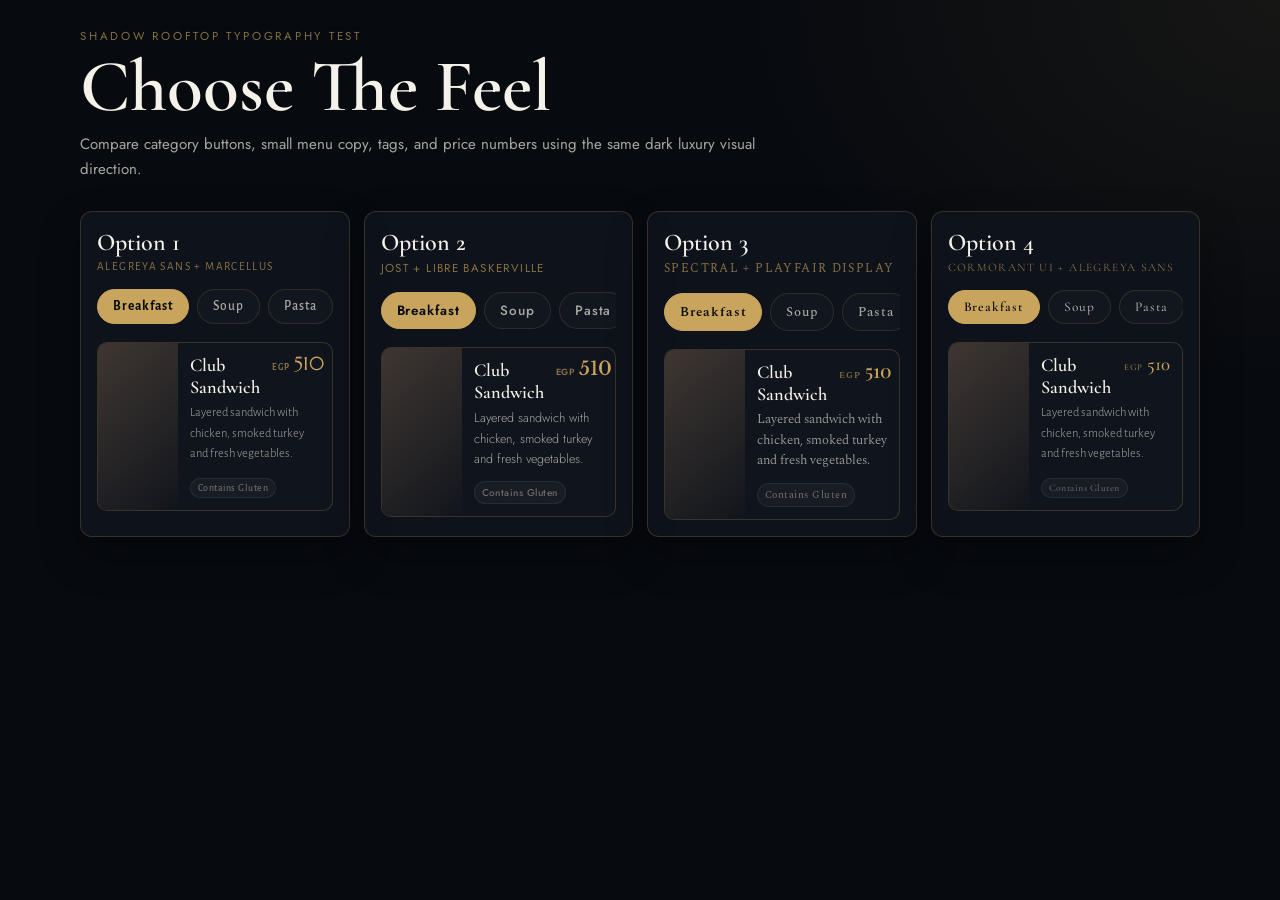
<file: docs/typography-preview.html>
<!DOCTYPE html>
<html lang="en" dir="ltr">
<head>
  <meta charset="UTF-8" />
  <meta name="viewport" content="width=device-width, initial-scale=1.0" />
  <title>Shadow Rooftop Typography Preview</title>
  <link rel="preconnect" href="https://fonts.googleapis.com" />
  <link rel="preconnect" href="https://fonts.gstatic.com" crossorigin />
  <link href="https://fonts.googleapis.com/css2?family=Alegreya+Sans:wght@300;400;500;600&family=Cormorant+Garamond:wght@400;500;600;700&family=Jost:wght@300;400;500;600&family=Libre+Baskerville:wght@400;700&family=Marcellus&family=Playfair+Display:wght@500;600;700&family=Spectral:wght@300;400;500;600&display=swap" rel="stylesheet" />
  <style>
    :root {
      --bg-primary: #070A0F;
      --bg-secondary: #0D1118;
      --bg-card: #10141C;
      --gold: #C9A45C;
      --gold-light: #E2C98A;
      --gold-muted: rgba(201, 164, 92, 0.65);
      --gold-border: rgba(201, 164, 92, 0.22);
      --text-primary: #F5F2EA;
      --text-secondary: #A9A7A1;
      --text-muted: #6B6963;
      --font-heading: 'Cormorant Garamond', Georgia, serif;
    }

    * {
      box-sizing: border-box;
      margin: 0;
      padding: 0;
    }

    body {
      min-height: 100vh;
      background:
        radial-gradient(ellipse at top right, rgba(201, 164, 92, 0.08), transparent 34rem),
        var(--bg-primary);
      color: var(--text-primary);
      font-family: 'Jost', sans-serif;
      padding: 28px 18px 48px;
      -webkit-font-smoothing: antialiased;
    }

    .page {
      width: min(1120px, 100%);
      margin: 0 auto;
    }

    .intro {
      margin-bottom: 28px;
    }

    .intro__eyebrow {
      color: var(--gold-muted);
      font-size: 0.72rem;
      letter-spacing: 0.24em;
      text-transform: uppercase;
      margin-bottom: 8px;
    }

    h1 {
      font-family: var(--font-heading);
      font-size: clamp(2.5rem, 8vw, 4.6rem);
      line-height: 0.95;
      font-weight: 600;
      color: var(--text-primary);
      margin-bottom: 10px;
    }

    .intro__text {
      max-width: 680px;
      color: var(--text-secondary);
      font-size: 0.94rem;
      line-height: 1.7;
    }

    .options {
      display: grid;
      grid-template-columns: repeat(auto-fit, minmax(250px, 1fr));
      gap: 14px;
    }

    .option {
      --ui-font: 'Jost', sans-serif;
      --copy-font: 'Jost', sans-serif;
      --price-font: 'Marcellus', serif;
      background: rgba(16, 20, 28, 0.86);
      border: 1px solid var(--gold-border);
      border-radius: 12px;
      padding: 16px;
      box-shadow: 0 18px 42px rgba(0, 0, 0, 0.32);
    }

    .option--one {
      --ui-font: 'Alegreya Sans', sans-serif;
      --copy-font: 'Alegreya Sans', sans-serif;
      --price-font: 'Marcellus', serif;
    }

    .option--two {
      --ui-font: 'Jost', sans-serif;
      --copy-font: 'Jost', sans-serif;
      --price-font: 'Libre Baskerville', Georgia, serif;
    }

    .option--three {
      --ui-font: 'Spectral', Georgia, serif;
      --copy-font: 'Spectral', Georgia, serif;
      --price-font: 'Playfair Display', Georgia, serif;
    }

    .option--four {
      --ui-font: 'Cormorant Garamond', Georgia, serif;
      --copy-font: 'Alegreya Sans', sans-serif;
      --price-font: 'Cormorant Garamond', Georgia, serif;
    }

    .option__name {
      font-family: var(--font-heading);
      font-size: 1.5rem;
      font-weight: 600;
      color: var(--text-primary);
      margin-bottom: 3px;
    }

    .option__meta {
      font-family: var(--ui-font);
      color: var(--gold-muted);
      font-size: 0.72rem;
      letter-spacing: 0.12em;
      text-transform: uppercase;
      margin-bottom: 16px;
    }

    .tabs {
      display: flex;
      gap: 8px;
      overflow: hidden;
      margin-bottom: 18px;
    }

    .cat {
      flex: 0 0 auto;
      font-family: var(--ui-font);
      font-size: 0.84rem;
      font-weight: 500;
      letter-spacing: 0.07em;
      color: var(--text-secondary);
      border: 1px solid rgba(201, 164, 92, 0.16);
      border-radius: 999px;
      padding: 8px 15px;
      white-space: nowrap;
      background: rgba(255, 255, 255, 0.02);
    }

    .cat--active {
      color: var(--bg-primary);
      background: var(--gold);
      border-color: var(--gold);
      font-weight: 600;
    }

    .sample-card {
      display: grid;
      grid-template-columns: 80px 1fr;
      gap: 12px;
      border: 1px solid var(--gold-border);
      border-radius: 10px;
      overflow: hidden;
      background: var(--bg-card);
    }

    .sample-card__image {
      min-height: 116px;
      background:
        linear-gradient(135deg, rgba(201, 164, 92, 0.16), transparent),
        linear-gradient(145deg, #242129, #11151c);
    }

    .sample-card__body {
      padding: 12px 12px 12px 0;
    }

    .sample-card__top {
      display: flex;
      gap: 12px;
      align-items: flex-start;
      justify-content: space-between;
      margin-bottom: 5px;
    }

    .dish {
      font-family: var(--font-heading);
      font-size: 1.14rem;
      line-height: 1.18;
      font-weight: 600;
    }

    .price {
      display: flex;
      align-items: baseline;
      gap: 4px;
      color: var(--gold);
      white-space: nowrap;
    }

    .price__currency {
      font-family: var(--ui-font);
      font-size: 0.56rem;
      font-weight: 600;
      letter-spacing: 0.1em;
      color: var(--gold-muted);
    }

    .price__amount {
      font-family: var(--price-font);
      font-size: 1.18rem;
      font-weight: 500;
      line-height: 1;
    }

    .desc {
      font-family: var(--copy-font);
      font-size: 0.79rem;
      line-height: 1.62;
      font-weight: 300;
      color: var(--text-secondary);
      margin-bottom: 9px;
    }

    .tag {
      display: inline-flex;
      font-family: var(--ui-font);
      font-size: 0.62rem;
      font-weight: 500;
      letter-spacing: 0.05em;
      color: var(--text-muted);
      border: 1px solid rgba(255, 255, 255, 0.07);
      border-radius: 999px;
      padding: 3px 7px;
      background: rgba(255, 255, 255, 0.035);
    }

    @media (max-width: 640px) {
      body {
        padding-inline: 12px;
      }

      .options {
        grid-template-columns: 1fr;
      }
    }
  </style>
</head>
<body>
  <main class="page">
    <section class="intro">
      <p class="intro__eyebrow">Shadow Rooftop typography test</p>
      <h1>Choose The Feel</h1>
      <p class="intro__text">
        Compare category buttons, small menu copy, tags, and price numbers using the same dark luxury visual direction.
      </p>
    </section>

    <section class="options" aria-label="Typography options">
      <article class="option option--one">
        <h2 class="option__name">Option 1</h2>
        <p class="option__meta">Alegreya Sans + Marcellus</p>
        <div class="tabs">
          <span class="cat cat--active">Breakfast</span>
          <span class="cat">Soup</span>
          <span class="cat">Pasta</span>
        </div>
        <div class="sample-card">
          <div class="sample-card__image"></div>
          <div class="sample-card__body">
            <div class="sample-card__top">
              <h3 class="dish">Club Sandwich</h3>
              <p class="price"><span class="price__currency">EGP</span><span class="price__amount">510</span></p>
            </div>
            <p class="desc">Layered sandwich with chicken, smoked turkey and fresh vegetables.</p>
            <span class="tag">Contains Gluten</span>
          </div>
        </div>
      </article>

      <article class="option option--two">
        <h2 class="option__name">Option 2</h2>
        <p class="option__meta">Jost + Libre Baskerville</p>
        <div class="tabs">
          <span class="cat cat--active">Breakfast</span>
          <span class="cat">Soup</span>
          <span class="cat">Pasta</span>
        </div>
        <div class="sample-card">
          <div class="sample-card__image"></div>
          <div class="sample-card__body">
            <div class="sample-card__top">
              <h3 class="dish">Club Sandwich</h3>
              <p class="price"><span class="price__currency">EGP</span><span class="price__amount">510</span></p>
            </div>
            <p class="desc">Layered sandwich with chicken, smoked turkey and fresh vegetables.</p>
            <span class="tag">Contains Gluten</span>
          </div>
        </div>
      </article>

      <article class="option option--three">
        <h2 class="option__name">Option 3</h2>
        <p class="option__meta">Spectral + Playfair Display</p>
        <div class="tabs">
          <span class="cat cat--active">Breakfast</span>
          <span class="cat">Soup</span>
          <span class="cat">Pasta</span>
        </div>
        <div class="sample-card">
          <div class="sample-card__image"></div>
          <div class="sample-card__body">
            <div class="sample-card__top">
              <h3 class="dish">Club Sandwich</h3>
              <p class="price"><span class="price__currency">EGP</span><span class="price__amount">510</span></p>
            </div>
            <p class="desc">Layered sandwich with chicken, smoked turkey and fresh vegetables.</p>
            <span class="tag">Contains Gluten</span>
          </div>
        </div>
      </article>

      <article class="option option--four">
        <h2 class="option__name">Option 4</h2>
        <p class="option__meta">Cormorant UI + Alegreya Sans</p>
        <div class="tabs">
          <span class="cat cat--active">Breakfast</span>
          <span class="cat">Soup</span>
          <span class="cat">Pasta</span>
        </div>
        <div class="sample-card">
          <div class="sample-card__image"></div>
          <div class="sample-card__body">
            <div class="sample-card__top">
              <h3 class="dish">Club Sandwich</h3>
              <p class="price"><span class="price__currency">EGP</span><span class="price__amount">510</span></p>
            </div>
            <p class="desc">Layered sandwich with chicken, smoked turkey and fresh vegetables.</p>
            <span class="tag">Contains Gluten</span>
          </div>
        </div>
      </article>
    </section>
  </main>
</body>
</html>
</file>
<file: css/style.css>
/* ================================================================
   SHADOW ROOFTOP — FONT SETTINGS
   
   Change fonts here only.
   ================================================================= */

/*
HOW TO CHANGE THE WEBSITE FONT:

--font-primary
→ Controls normal website text, descriptions, navigation, categories, buttons, labels, footer.

--font-heading
→ Controls main headings and dish names.

--font-brand
→ Controls SHADOW / brand text.

--font-price
→ Controls menu prices and EGP price typography.
*/
:root {
  --font-primary: 'Spectral', Georgia, serif;
  --font-heading: 'Cormorant Garamond', Georgia, serif;
  --font-brand: 'Cormorant Garamond', Georgia, serif;
  --font-price: 'Libre Baskerville', Georgia, serif;
}
:root {
  --color-gold: #C9A45C;
  --color-gold-light: #E2C98A;
  --color-gold-dark: #9B783D;
}

/* ================================================================
   SHADOW ROOFTOP — Premium QR Menu
   style.css — Mobile-first, dark luxury theme
   ================================================================ */

/* -- CSS VARIABLES ----------------------------------------------- */
:root {
  /* Colors */
  --bg-primary:       #070A0F;
  --bg-secondary:     #0D1118;
  --bg-card:          #10141C;
  --bg-card-hover:    #141820;

  --gold:             #C9A45C;
  --gold-light:       #E2C98A;
  --gold-muted:       rgba(201, 164, 92, 0.65);
  --gold-border:      rgba(201, 164, 92, 0.22);
  --gold-border-h:    rgba(201, 164, 92, 0.5);

  --text-primary:     #F5F2EA;
  --text-secondary:   #A9A7A1;
  --text-muted:       #6B6963;

  /* Spacing */
  --gap-xs:   4px;
  --gap-sm:   8px;
  --gap-md:   16px;
  --gap-lg:   24px;
  --gap-xl:   40px;
  --gap-2xl:  64px;

  /* Radius */
  --radius-sm:  8px;
  --radius-md:  12px;
  --radius-lg:  16px;
  --radius-xl:  24px;

  /* Layout */
  --header-h:       60px;
  --max-width:      520px;
  --container-px:   20px;

  /* Transitions */
  --ease-smooth:   cubic-bezier(0.4, 0, 0.2, 1);
  --ease-spring:   cubic-bezier(0.34, 1.2, 0.64, 1);
  --dur-fast:      180ms;
  --dur-normal:    280ms;
  --dur-slow:      450ms;
}

/* -- RESET & BASE ------------------------------------------------- */
*, *::before, *::after {
  box-sizing: border-box;
  margin: 0;
  padding: 0;
}

/* Ensure [hidden] always hides (some resets override this) */
[hidden] {
  display: none !important;
}

html {
  font-size: 16px;
  scroll-behavior: smooth;
  -webkit-text-size-adjust: 100%;
  text-size-adjust: 100%;
}

body {
  background-color: var(--bg-primary);
  color: var(--text-primary);
  font-family: var(--font-primary);
  font-weight: 400;
  line-height: 1.6;
  min-height: 100vh;
  overflow-x: hidden;
  -webkit-font-smoothing: antialiased;
  -moz-osx-font-smoothing: grayscale;
}

img {
  display: block;
  max-width: 100%;
  height: auto;
}

a {
  color: inherit;
  text-decoration: none;
}

button {
  font-family: inherit;
  cursor: pointer;
  border: none;
  background: none;
  appearance: none;
}

ul, ol {
  list-style: none;
}

/* -- UTILITY ------------------------------------------------------ */
.container {
  width: 100%;
  max-width: var(--max-width);
  margin-inline: auto;
  padding-inline: var(--container-px);
}

.sr-only {
  position: absolute;
  width: 1px;
  height: 1px;
  padding: 0;
  margin: -1px;
  overflow: hidden;
  clip: rect(0, 0, 0, 0);
  white-space: nowrap;
  border: 0;
}

/* ================================================================
   SPLASH SCREEN
   ================================================================ */
.splash {
  position: fixed;
  inset: 0;
  z-index: 9999;
  display: flex;
  align-items: center;
  justify-content: center;
  flex-direction: column;
  background-color: var(--bg-primary);
  transition: opacity 0.7s var(--ease-smooth), visibility 0.7s var(--ease-smooth);
}

.splash.splash--hidden {
  opacity: 0;
  visibility: hidden;
  pointer-events: none;
}

/* Ambient background gradient */
.splash__bg {
  position: absolute;
  inset: 0;
  background:
    radial-gradient(ellipse 60% 50% at 50% 70%, rgba(201, 164, 92, 0.07) 0%, transparent 70%),
    radial-gradient(ellipse 80% 60% at 50% 100%, rgba(13, 17, 24, 0.9) 0%, transparent 100%);
  pointer-events: none;
}

/* Large watermark pyramid */
.splash__pyramid {
  position: absolute;
  bottom: 8%;
  left: 50%;
  transform: translateX(-50%);
  width: min(260px, 60vw);
  opacity: 0;
  animation: splashPyramid 1.2s var(--ease-smooth) 0.3s forwards;
}

@keyframes splashPyramid {
  from { opacity: 0; transform: translateX(-50%) translateY(16px); }
  to   { opacity: 1; transform: translateX(-50%) translateY(0); }
}

/* Content */
.splash__content {
  position: relative;
  display: flex;
  flex-direction: column;
  align-items: center;
  gap: var(--gap-sm);
  text-align: center;
}

.splash__logo-icon {
  opacity: 0;
  animation: splashFadeUp 0.7s var(--ease-smooth) 0.1s forwards;
  margin-bottom: var(--gap-xs);
}

@keyframes splashFadeUp {
  from { opacity: 0; transform: translateY(12px); }
  to   { opacity: 1; transform: translateY(0); }
}

.splash__brand {
  display: flex;
  flex-direction: column;
  align-items: center;
  gap: 2px;
}

.splash__name {
  font-family: var(--font-brand);
  font-size: clamp(2rem, 8vw, 2.8rem);
  font-weight: 600;
  letter-spacing: 0.22em;
  color: var(--text-primary);
  display: block;
  white-space: nowrap;
  /* Letters injected by JS with staggered animation */
}

.splash__name .letter {
  display: inline-block;
  opacity: 0;
  transform: translateY(14px);
  animation: letterReveal 0.5s var(--ease-smooth) forwards;
}

@keyframes letterReveal {
  to { opacity: 1; transform: translateY(0); }
}

.splash__sub {
  font-family: var(--font-primary);
  font-size: 0.625rem;
  font-weight: 500;
  letter-spacing: 0.45em;
  color: var(--gold);
  opacity: 0;
  animation: splashFadeUp 0.6s var(--ease-smooth) 0.9s forwards;
}

.splash__divider {
  width: 40px;
  height: 1px;
  background: linear-gradient(90deg, transparent, var(--gold), transparent);
  opacity: 0;
  animation: splashFadeUp 0.5s var(--ease-smooth) 1s forwards;
  margin-block: var(--gap-xs);
}

.splash__tagline {
  font-family: var(--font-primary);
  font-size: 0.6875rem;
  font-weight: 300;
  letter-spacing: 0.2em;
  color: var(--text-secondary);
  text-transform: uppercase;
  opacity: 0;
  animation: splashFadeUp 0.5s var(--ease-smooth) 1.1s forwards;
}

/* ================================================================
   MAIN APP — initial hidden state
   ================================================================ */
.app {
  opacity: 0;
  transition: opacity 0.6s var(--ease-smooth);
}

.app.app--visible {
  opacity: 1;
}

.app[data-view="home"] #hero,
.app[data-view="home"] #menu,
.app[data-view="home"] .menu-switcher { display: none; }

.app[data-view="menu"] #home { display: none; }

/* Home page */
.home-hero {
  position: relative;
  min-height: min(790px, calc(100svh - var(--header-h)));
  min-height: max(620px, min(790px, calc(100svh - var(--header-h))));
  display: flex;
  align-items: center;
  overflow: hidden;
  isolation: isolate;
  text-align: center;
}

.home-hero__media {
  position: absolute;
  z-index: -2;
  inset: 0;
  background-image: linear-gradient(180deg, rgba(7,10,15,.45) 0%, rgba(7,10,15,.3) 34%, rgba(7,10,15,.7) 70%, #070A0F 100%), url('../assets/images/hero-pyramids-night-real-scale.png');
  background-size: cover;
  background-position: 57% center;
}

.home-hero::after {
  content: '';
  position: absolute;
  z-index: -1;
  inset: 0;
  background: radial-gradient(ellipse at 50% 46%, transparent 8%, rgba(7,10,15,.24) 100%);
}

.home-hero__content {
  display: flex;
  align-items: center;
  flex-direction: column;
  padding-block: 64px 42px;
}

.home-hero__eyebrow, .home-highlights__eyebrow {
  color: var(--gold-light);
  font-size: .68rem;
  font-weight: 500;
  letter-spacing: .22em;
}

.home-hero__eyebrow::before, .home-hero__eyebrow::after {
  content: '';
  display: inline-block;
  width: 22px;
  height: 1px;
  margin: 0 10px 4px;
  background: var(--gold-muted);
}

.home-hero__title {
  max-width: 720px;
  margin-top: 18px;
  color: #fbd77c;
  font-family: var(--font-brand);
  font-size: 4.3rem;
  font-weight: 500;
  line-height: 1.05;
  text-wrap: balance;
}

.home-hero__desc {
  margin-top: 16px;
  color: #d4d0c7;
  font-size: .94rem;
}

.home-hero__actions {
  display: grid;
  grid-template-columns: repeat(2, minmax(0, 1fr));
  gap: 14px;
  width: min(100%, 570px);
  margin-top: 34px;
}

.home-choice {
  min-height: 60px;
  display: grid;
  grid-template-columns: 28px 1fr 16px;
  align-items: center;
  gap: 10px;
  padding: 12px 16px;
  border: 1px solid rgba(201,164,92,.72);
  background: rgba(7,10,15,.76);
  color: var(--text-primary);
  text-align: start;
  font-family: var(--font-primary);
  font-size: .77rem;
  font-weight: 500;
  letter-spacing: .1em;
  transition: background var(--dur-normal), border-color var(--dur-normal), transform var(--dur-fast);
}

.home-choice:hover { background: rgba(201,164,92,.15); border-color: var(--gold-light); transform: translateY(-2px); }
.home-choice__icon { color: var(--gold-light); display: flex; }
.home-choice__icon svg { width: 23px; height: 23px; }
.home-choice__arrow { color: var(--gold); font-size: 1rem; }

.home-scroll {
  display: flex;
  align-items: center;
  flex-direction: column;
  gap: 4px;
  margin-top: 27px;
  color: var(--gold-light);
  font-size: .64rem;
  font-weight: 500;
  letter-spacing: .12em;
  text-transform: uppercase;
}

.home-scroll__arrow {
  display: block;
  font-size: 1.15rem;
  line-height: 1;
  animation: offer-cue-bob 1.6s ease-in-out infinite;
}

.home-scroll:hover { color: #fff; }

@keyframes offer-cue-bob {
  0%, 100% { transform: translateY(0); }
  50% { transform: translateY(5px); }
}

.home-offers { padding-block: 38px 48px; }
.home-section-heading { margin-bottom: 20px; }
.home-section-heading__eyebrow { color: var(--gold-light); font-size: .58rem; font-weight: 500; letter-spacing: .2em; }
.home-section-heading h2 { margin-top: 5px; color: var(--text-primary); font-family: var(--font-brand); font-size: 2rem; font-weight: 500; }
.home-section-heading__desc { margin-top: 3px; color: var(--text-secondary); font-size: .82rem; }
.offer-carousel__viewport { overflow: hidden; border: 1px solid var(--gold-border); background: var(--bg-card); touch-action: pan-y; }
.offer-carousel__track { display: flex; width: 100%; direction: ltr; transition: transform .65s var(--ease-smooth); }
.offer-slide { position: relative; flex: 0 0 100%; aspect-ratio: 2.15; min-width: 0; overflow: hidden; }
.offer-slide picture { position: absolute; inset: 0; display: block; }
.offer-slide img { display: block; width: 100%; height: 100%; object-fit: cover; }
.offer-slide::after { content: ''; position: absolute; inset: 0; pointer-events: none; }
.offer-slide__copy { position: absolute; z-index: 1; inset: 0; display: flex; align-items: flex-start; justify-content: center; flex-direction: column; padding: clamp(18px, 5vw, 48px); text-align: start; opacity: 0; pointer-events: none; }
.offer-slide__copy > span { color: var(--gold-light); font-size: .6rem; font-weight: 500; letter-spacing: .18em; }
.offer-slide__copy h3 { max-width: 500px; margin-top: 10px; color: #fff; font-family: var(--font-heading); font-size: 2.15rem; font-weight: 500; line-height: 1.1; }
.offer-slide__details { max-width: 360px; margin-top: 8px; color: rgba(255,255,255,.9); font-size: .9rem; line-height: 1.45; }
.offer-slide__saving { display: block; margin-top: 14px; color: var(--gold-light); font-family: var(--font-heading); font-size: 1.2rem; font-weight: 600; letter-spacing: .12em; }
.offer-slide__saving-value { font-family: var(--font-price); font-size: 1.05em; font-variant-numeric: lining-nums tabular-nums; letter-spacing: 0; }
.offer-carousel__controls { display: flex; align-items: center; justify-content: center; gap: 13px; padding-top: 14px; }
.carousel-control { width: 36px; height: 36px; display: grid; place-items: center; border: 1px solid var(--gold-border); color: var(--gold-light); font-size: 1rem; }
.carousel-control:hover { background: rgba(201,164,92,.12); }
.offer-carousel__dots { display: flex; align-items: center; gap: 8px; }
.offer-dot { position: relative; width: 24px; height: 24px; display: grid; place-items: center; border-radius: 50%; }
.offer-dot::before { content: ''; width: 7px; height: 7px; border-radius: 50%; background: var(--text-muted); transition: transform var(--dur-fast), background var(--dur-fast); }
.offer-dot--active::before { background: var(--gold-light); transform: scale(1.3); }
.home-moments { padding-block: 36px 58px; border-top: 1px solid var(--gold-border); }
.home-moments__grid { display: grid; grid-template-columns: repeat(3, minmax(0, 1fr)); gap: 14px; }
.moment-tile { position: relative; aspect-ratio: 1.35; min-width: 0; overflow: hidden; background: var(--bg-card); }
.moment-tile img { width: 100%; height: 100%; object-fit: cover; transition: transform .5s var(--ease-smooth); }
.moment-tile:hover img { transform: scale(1.04); }
.moment-tile::after { content: ''; position: absolute; inset: 40% 0 0; background: linear-gradient(transparent, rgba(7,10,15,.84)); }
.moment-tile figcaption { position: absolute; z-index: 1; inset-inline: 14px; bottom: 12px; color: #fff; font-family: var(--font-heading); font-size: 1.25rem; }

html[lang="ar"] .home-hero__title { font-family: var(--font-heading); line-height: 1.45; }
html[lang="ar"] .home-section-heading h2, html[lang="ar"] .offer-slide__copy h3, html[lang="ar"] .moment-tile figcaption { font-family: var(--font-heading); }
html[lang="ar"] .home-choice { letter-spacing: 0; }
html[lang="ar"] .offer-slide__copy { direction: rtl; }
html[lang="ar"] .offer-slide__saving { letter-spacing: 0; }
html[lang="ar"] .menu-switcher__home-label { font-size: .7rem; letter-spacing: 0; text-transform: none; }
html[lang="ar"] .home-scroll { letter-spacing: 0; }

@media (max-width: 599px) {
  .home-hero { min-height: max(640px, calc(100svh - var(--header-h))); align-items: flex-end; }
  .home-hero__media { background-position: 64% center; }
  .home-hero__content { padding-block: 42px 25px; }
  .home-hero__eyebrow { font-size: .56rem; letter-spacing: .16em; }
  .home-hero__eyebrow::before, .home-hero__eyebrow::after { width: 13px; margin-inline: 6px; }
  .home-hero__title { max-width: 380px; margin-top: 12px; font-size: 2.65rem; }
  .home-hero__desc { max-width: 290px; margin-top: 10px; font-size: .82rem; }
  .home-hero__actions { grid-template-columns: 1fr; gap: 10px; margin-top: 23px; }
  .home-choice { min-height: 56px; padding-inline: 16px; }
  .home-scroll { margin-top: 18px; font-size: .59rem; }
  .home-offers { padding-block: 28px 36px; }
  .offer-slide { aspect-ratio: 1.12; }
  .offer-slide img { object-position: 70% center; }
  .offer-slide::after { background: linear-gradient(0deg, rgba(7,10,15,.98) 0%, rgba(7,10,15,.84) 38%, rgba(7,10,15,0) 88%); }
  .offer-slide__copy { inset: auto 0 0; justify-content: flex-end; padding: 20px; opacity: 1; }
  .offer-slide__copy h3 { max-width: 100%; font-size: 1.55rem; }
  .offer-slide__copy > span { font-size: .53rem; }
  .offer-slide__details { max-width: 100%; font-size: .76rem; }
  .offer-slide__saving { margin-top: 10px; font-size: 1rem; }
  .offer-carousel__controls { gap: 10px; }
  .home-moments { padding-block: 30px 42px; }
  .home-moments__grid { display: flex; overflow-x: auto; scroll-snap-type: x mandatory; padding-bottom: 4px; }
  .moment-tile { flex: 0 0 min(76vw, 300px); aspect-ratio: 1.25; scroll-snap-align: start; }
  .moment-tile figcaption { font-size: 1.17rem; }
}

@media (prefers-reduced-motion: reduce) {
  .offer-carousel__track, .moment-tile img { transition: none; }
  .home-scroll__arrow { animation: none; }
}

@media (min-width: 900px) {
  .home-hero { min-height: min(790px, calc(100svh - var(--header-h))); }
  .home-hero__media { background-position: center 54%; }
  .home-hero__title { font-size: 4.8rem; }
}

/* Compact, persistent way to switch menu types or return home. */
.menu-switcher { display: flex; align-items: center; justify-content: space-between; padding-block: 11px; }
.menu-switcher__home { min-height: 34px; display: inline-flex; align-items: center; gap: 7px; padding-inline: 9px; border: 1px solid var(--gold-border); color: var(--gold-light); text-decoration: none; }
.menu-switcher__home-icon { font-size: 1.15rem; line-height: 1; }
.menu-switcher__home-label { color: var(--text-secondary); font-size: .61rem; letter-spacing: .06em; text-transform: uppercase; }
.menu-switcher__choices { display: flex; gap: 5px; padding: 3px; border: 1px solid var(--gold-border); }
.menu-switcher__btn { min-height: 32px; padding: 5px 13px; color: var(--text-secondary); font-size: .7rem; }
.menu-switcher__btn--active { background: var(--gold); color: var(--bg-primary); }
.menu { scroll-margin-top: var(--header-h); }

/* ================================================================
   HEADER
   ================================================================ */
.header {
  position: sticky;
  top: 0;
  z-index: 100;
  height: var(--header-h);
  background-color: rgba(7, 10, 15, 0.92);
  backdrop-filter: blur(20px) saturate(1.4);
  -webkit-backdrop-filter: blur(20px) saturate(1.4);
  border-bottom: 1px solid var(--gold-border);
  will-change: transform;
}

.header__inner {
  height: 100%;
  display: flex;
  align-items: center;
  justify-content: space-between;
}

/* Logo */
.header__logo {
  display: flex;
  align-items: center;
  gap: 10px;
  text-decoration: none;
  flex-shrink: 0;
}

.header__logo-icon {
  display: flex;
  align-items: center;
  flex-shrink: 0;
}

.header__logo-text {
  display: flex;
  flex-direction: column;
  gap: 0;
  line-height: 1;
}

.header__logo-name {
  font-family: var(--font-brand);
  font-size: 1.0625rem;
  font-weight: 600;
  letter-spacing: 0.2em;
  color: var(--text-primary);
}

.header__logo-sub {
  font-family: var(--font-primary);
  font-size: 0.5rem;
  font-weight: 500;
  letter-spacing: 0.42em;
  color: var(--gold);
  margin-top: 1px;
}

/* Controls group */
.header__controls {
  display: flex;
  align-items: center;
  gap: var(--gap-md);
}

/* Language toggle */
.lang-toggle {
  display: flex;
  align-items: center;
  gap: 6px;
}

.lang-toggle__btn {
  font-family: var(--font-primary);
  font-size: 0.6875rem;
  font-weight: 500;
  letter-spacing: 0.08em;
  color: var(--text-secondary);
  padding: 4px 2px;
  transition: color var(--dur-fast) var(--ease-smooth);
  line-height: 1;
}

.lang-toggle__btn--active {
  color: var(--gold);
}

.lang-toggle__btn:hover:not(.lang-toggle__btn--active) {
  color: var(--text-primary);
}

.lang-toggle__btn:focus-visible {
  outline: 2px solid var(--gold);
  outline-offset: 2px;
  border-radius: 2px;
}

.lang-toggle__sep {
  color: rgba(201, 164, 92, 0.3);
  font-size: 0.75rem;
  font-weight: 300;
  user-select: none;
}

/* Hamburger */
.hamburger {
  display: flex;
  flex-direction: column;
  justify-content: center;
  gap: 5px;
  width: 32px;
  height: 32px;
  padding: 4px;
  border-radius: var(--radius-sm);
  transition: background var(--dur-fast);
}

.hamburger:hover {
  background: rgba(201, 164, 92, 0.08);
}

.hamburger:focus-visible {
  outline: 2px solid var(--gold);
  outline-offset: 2px;
}

.hamburger__line {
  display: block;
  width: 100%;
  height: 1.5px;
  background: var(--text-primary);
  border-radius: 2px;
  transition: transform var(--dur-normal) var(--ease-smooth),
              opacity var(--dur-normal) var(--ease-smooth);
}

.hamburger[aria-expanded="true"] .hamburger__line:nth-child(1) {
  transform: translateY(6.5px) rotate(45deg);
}
.hamburger[aria-expanded="true"] .hamburger__line:nth-child(2) {
  opacity: 0;
  transform: scaleX(0);
}
.hamburger[aria-expanded="true"] .hamburger__line:nth-child(3) {
  transform: translateY(-6.5px) rotate(-45deg);
}

/* ================================================================
   SIDE NAV
   ================================================================ */
.side-nav {
  position: fixed;
  inset: 0;
  z-index: 200;
  pointer-events: none;
}

.side-nav--open {
  pointer-events: auto;
}

.side-nav__backdrop {
  position: absolute;
  inset: 0;
  background: rgba(0, 0, 0, 0.6);
  backdrop-filter: blur(4px);
  opacity: 0;
  transition: opacity var(--dur-normal) var(--ease-smooth);
}

.side-nav--open .side-nav__backdrop {
  opacity: 1;
}

.side-nav__panel {
  position: absolute;
  top: 0;
  right: 0;
  bottom: 0;
  width: min(300px, 80vw);
  background: var(--bg-secondary);
  border-left: 1px solid var(--gold-border);
  padding: var(--gap-xl) var(--gap-lg);
  transform: translateX(100%);
  transition: transform var(--dur-slow) var(--ease-smooth);
  display: flex;
  flex-direction: column;
  gap: var(--gap-xl);
  overflow-y: auto;
}

.side-nav--open .side-nav__panel {
  transform: translateX(0);
}

.side-nav__close {
  position: absolute;
  top: var(--gap-md);
  right: var(--gap-md);
  font-size: 1.75rem;
  color: var(--text-secondary);
  width: 40px;
  height: 40px;
  display: flex;
  align-items: center;
  justify-content: center;
  border-radius: var(--radius-sm);
  transition: color var(--dur-fast), background var(--dur-fast);
  line-height: 1;
}

.side-nav__close:hover {
  color: var(--text-primary);
  background: rgba(255,255,255,0.06);
}

.side-nav__close:focus-visible {
  outline: 2px solid var(--gold);
  outline-offset: 2px;
}

.side-nav__logo {
  display: flex;
  align-items: center;
  gap: 10px;
  font-family: var(--font-brand);
  font-size: 0.875rem;
  font-weight: 600;
  letter-spacing: 0.15em;
  color: var(--text-primary);
  padding-top: 8px;
}

.side-nav__list {
  display: flex;
  flex-direction: column;
  gap: var(--gap-xs);
}

.side-nav__link {
  display: block;
  font-family: var(--font-primary);
  font-size: 0.875rem;
  font-weight: 400;
  letter-spacing: 0.05em;
  color: var(--text-secondary);
  padding: 12px 0;
  border-bottom: 1px solid rgba(255,255,255,0.04);
  transition: color var(--dur-fast) var(--ease-smooth), padding-left var(--dur-fast) var(--ease-smooth);
}

.side-nav__link:hover {
  color: var(--gold);
  padding-left: 8px;
}

.side-nav__link:focus-visible {
  outline: 2px solid var(--gold);
  outline-offset: 2px;
}

.side-nav__note {
  margin-top: auto;
  font-family: var(--font-primary);
  font-size: 0.6875rem;
  font-weight: 300;
  letter-spacing: 0.08em;
  color: var(--text-muted);
}

/* ================================================================
   HERO
   ================================================================ */
.hero {
  position: relative;
  min-height: clamp(380px, 68vh, 520px);
  display: flex;
  align-items: flex-end;
  overflow: hidden;
}

/* Hero image */
.hero__media {
  position: absolute;
  inset: 0;
  z-index: 0;
}

.hero__image-wrap {
  position: absolute;
  inset: 0;
  /* Fallback gradient when no image */
  background:
    linear-gradient(135deg, #1a0d00 0%, #2a1400 30%, #0f1a2a 70%, #070A0F 100%),
    radial-gradient(ellipse 80% 60% at 60% 40%, rgba(201, 164, 92, 0.12) 0%, transparent 70%);
}

.hero__img {
  width: 100%;
  height: 100%;
  object-fit: cover;
  object-position: center 30%;
}

/* Layered overlay: left dark for text readability, right partial for atmosphere */
.hero__overlay {
  position: absolute;
  inset: 0;
  background:
    linear-gradient(
      to right,
      rgba(7, 10, 15, 0.93) 0%,
      rgba(7, 10, 15, 0.78) 45%,
      rgba(7, 10, 15, 0.35) 75%,
      rgba(7, 10, 15, 0.15) 100%
    ),
    linear-gradient(
      to top,
      rgba(7, 10, 15, 0.9) 0%,
      rgba(7, 10, 15, 0.1) 50%,
      transparent 100%
    );
}

/* Gold accent line at top of hero */
.hero::before {
  content: '';
  position: absolute;
  top: 0;
  left: 0;
  right: 0;
  height: 1px;
  background: linear-gradient(90deg, var(--gold-border) 0%, transparent 100%);
  z-index: 1;
}

.hero__content {
  position: relative;
  z-index: 2;
  padding-top: var(--gap-xl);
  padding-bottom: var(--gap-xl);
}

.hero__text {
  max-width: 100%;
}

/* On screens wide enough to show the image clearly, constrain text */
@media (min-width: 440px) {
  .hero__text {
    max-width: 60%;
  }
}

.hero__eyebrow {
  font-family: var(--font-primary);
  font-size: 0.625rem;
  font-weight: 500;
  letter-spacing: 0.28em;
  color: var(--gold-muted);
  text-transform: uppercase;
  margin-bottom: var(--gap-sm);
  display: flex;
  align-items: center;
  gap: var(--gap-sm);
}

.hero__eyebrow::before {
  content: '';
  display: block;
  width: 20px;
  height: 1px;
  background: var(--gold-muted);
  flex-shrink: 0;
}

.hero__title {
  font-family: var(--font-brand);
  font-size: clamp(2.5rem, 9vw, 3.5rem);
  font-weight: 600;
  line-height: 1.05;
  color: #fbd77c;
  margin-bottom: var(--gap-md);
  letter-spacing: -0.01em;
  text-wrap: balance;
}

.hero__desc {
  font-family: var(--font-primary);
  font-size: 0.8125rem;
  font-weight: 300;
  line-height: 1.65;
  color: var(--text-secondary);
  margin-bottom: var(--gap-lg);
}

/* CTA Button */
.hero__cta {
  display: inline-flex;
  align-items: center;
  gap: 10px;
  font-family: var(--font-primary);
  font-size: 0.6875rem;
  font-weight: 500;
  letter-spacing: 0.18em;
  color: var(--text-primary);
  border: 1px solid rgba(201, 164, 92, 0.4);
  padding: 11px 20px;
  border-radius: 100px;
  text-transform: uppercase;
  transition:
    border-color var(--dur-normal) var(--ease-smooth),
    background   var(--dur-normal) var(--ease-smooth),
    color        var(--dur-normal) var(--ease-smooth),
    transform    var(--dur-fast)   var(--ease-smooth);
  text-decoration: none;
  white-space: nowrap;
}

.hero__cta:hover {
  border-color: var(--gold);
  background: rgba(201, 164, 92, 0.1);
  color: var(--gold-light);
  transform: translateY(-1px);
}

.hero__cta:focus-visible {
  outline: 2px solid var(--gold);
  outline-offset: 3px;
}

.hero__cta:active {
  transform: translateY(0);
}

.hero__cta-arrow {
  display: flex;
  align-items: center;
  transition: transform var(--dur-normal) var(--ease-smooth);
}

.hero__cta:hover .hero__cta-arrow {
  transform: translateX(3px);
}

/* ================================================================
   CATEGORY NAVIGATION
   ================================================================ */
.categories {
  position: sticky;
  top: var(--header-h);
  z-index: 90;
  background-color: rgba(7, 10, 15, 0.96);
  backdrop-filter: blur(16px) saturate(1.3);
  -webkit-backdrop-filter: blur(16px) saturate(1.3);
  border-bottom: 1px solid var(--gold-border);
  padding-block: 12px;
}

.categories__track {
  display: flex;
  gap: 8px;
  overflow-x: auto;
  padding-inline: var(--container-px);
  scroll-padding-inline: var(--container-px);
  -webkit-overflow-scrolling: touch;
  scrollbar-width: none;
  -ms-overflow-style: none;
  /* Center on desktop, left-align on mobile */
  justify-content: flex-start;
}

.categories__track::-webkit-scrollbar {
  display: none;
}

/* Category pill button */
.cat-btn {
  flex-shrink: 0;
  font-family: var(--font-primary);
  font-size: 0.875rem;
  font-weight: 500;
  letter-spacing: 0.055em;
  padding: 8px 18px;
  border-radius: 100px;
  border: 1px solid rgba(201, 164, 92, 0.14);
  color: var(--text-secondary);
  background: rgba(255, 255, 255, 0.018);
  transition:
    color        var(--dur-normal) var(--ease-smooth),
    background   var(--dur-normal) var(--ease-smooth),
    border-color var(--dur-normal) var(--ease-smooth),
    transform    var(--dur-fast)   var(--ease-smooth);
  white-space: nowrap;
  cursor: pointer;
  min-height: 38px;
  display: flex;
  align-items: center;
}

.cat-btn:hover:not(.cat-btn--active) {
  color: var(--text-primary);
  border-color: var(--gold-border);
  background: rgba(201, 164, 92, 0.05);
  transform: translateY(-1px);
}

.cat-btn:focus-visible {
  outline: 2px solid var(--gold);
  outline-offset: 2px;
}

.cat-btn--active {
  background: var(--gold);
  color: var(--bg-primary);
  font-weight: 600;
  letter-spacing: 0.06em;
  border-color: var(--gold);
  box-shadow: 0 8px 24px rgba(201, 164, 92, 0.14);
}

/* ================================================================
   MENU SECTIONS
   ================================================================ */
.menu__sections {
  padding-block: var(--gap-lg) var(--gap-xl);
}

.menu-section--active {
  scroll-margin-top: calc(var(--header-h) + 66px);
  display: block;
}

/* Menu items list */
.menu-items {
  display: flex;
  flex-direction: column;
  gap: 10px;
}

/* -- FOOD CARD ------------------------------------------------- */
.food-card {
  display: flex;
  gap: 14px;
  align-items: stretch;
  background: var(--bg-card);
  border: 1px solid var(--gold-border);
  border-radius: var(--radius-md);
  overflow: hidden;
  transition:
    opacity      0.4s var(--ease-smooth),
    transform    0.4s cubic-bezier(0.34, 1.1, 0.64, 1),
    border-color var(--dur-normal) var(--ease-smooth),
    background   var(--dur-normal) var(--ease-smooth),
    box-shadow   var(--dur-normal) var(--ease-smooth);
  /* Entrance animation support */
  opacity: 0;
  transform: translateY(16px);
}

.food-card--beverage {
  flex-direction: column;
  gap: 0;
}

.food-card--beverage .food-card__img-wrap {
  width: 100%;
  min-height: 0;
  aspect-ratio: 4 / 3;
}

.food-card--beverage .food-card__body {
  padding: 13px;
}

.food-card.card--visible {
  opacity: 1;
  transform: translateY(0);
}

.food-card:hover {
  transform: translateY(-2px);
  border-color: var(--gold-border-h);
  background: var(--bg-card-hover);
  box-shadow: 0 8px 32px rgba(0, 0, 0, 0.45), 0 0 0 1px rgba(201, 164, 92, 0.12);
}

/* Image side */
.food-card__img-wrap {
  flex-shrink: 0;
  width: 110px;
  min-height: 110px;
  position: relative;
  overflow: hidden;
  background: #16191F;
  border-radius: 0; /* card has radius; image fills corner */
}

.food-card__img {
  width: 100%;
  height: 100%;
  object-fit: cover;
  transition: transform var(--dur-slow) var(--ease-smooth), filter var(--dur-slow);
}

.food-card:hover .food-card__img {
  transform: scale(1.04);
  filter: brightness(1.08);
}

/* Image placeholder (shown when image missing) */
.food-card__img-placeholder {
  position: absolute;
  inset: 0;
  display: flex;
  align-items: center;
  justify-content: center;
  background: linear-gradient(135deg, #16191f 0%, #1e2228 100%);
}

.food-card__img-placeholder svg {
  opacity: 0.22;
}

/* Text side */
.food-card__body {
  flex: 1;
  min-width: 0;
  padding: 13px 13px 13px 0;
  display: flex;
  flex-direction: column;
  gap: 5px;
}

/* Name + price row */
.food-card__header {
  display: flex;
  align-items: flex-start;
  justify-content: space-between;
  gap: 8px;
}

.food-card__name {
  font-family: var(--font-heading);
  font-size: 1.125rem;
  font-weight: 600;
  line-height: 1.25;
  color: var(--text-primary);
  letter-spacing: -0.01em;
}

.food-card__price {
  display: flex;
  align-items: baseline;
  gap: 4px;
  flex-shrink: 0;
  white-space: nowrap;
}

.food-card__price-currency {
  order: 2;
  font-family: var(--font-primary);
  font-size: 0.5625rem;
  font-weight: 600;
  letter-spacing: 0.1em;
  color: var(--gold-muted);
  line-height: 1;
  text-transform: uppercase;
}

.food-card__price-amount {
  order: 1;
  direction: ltr;
  unicode-bidi: isolate;
  font-family: var(--font-price);
  font-size: 1.0625rem;
  font-weight: 400;
  color: var(--gold);
  line-height: 1;
  letter-spacing: 0;
}

/* Description */
.food-card__desc {
  font-family: var(--font-primary);
  font-size: 0.8125rem;
  font-weight: 300;
  line-height: 1.58;
  color: var(--text-secondary);
}

/* Dietary tags */
.food-card__tags {
  display: flex;
  flex-wrap: wrap;
  gap: 6px;
  margin-top: 4px;
}

.food-card__tag {
  display: inline-flex;
  align-items: center;
  gap: 4px;
  font-family: var(--font-primary);
  font-size: 0.625rem;
  font-weight: 500;
  letter-spacing: 0.045em;
  color: var(--text-muted);
  background: rgba(255,255,255,0.04);
  border: 1px solid rgba(255,255,255,0.06);
  padding: 3px 7px;
  border-radius: 100px;
}

.food-card__tag--vegetarian {
  color: #7ab87a;
  border-color: rgba(122, 184, 122, 0.18);
  background: rgba(122, 184, 122, 0.06);
}

.food-card__tag--gluten {
  color: #b8a77a;
  border-color: rgba(184, 167, 122, 0.18);
  background: rgba(184, 167, 122, 0.06);
}

.food-card__tag--dairy {
  color: #8ab0c8;
  border-color: rgba(138, 176, 200, 0.18);
  background: rgba(138, 176, 200, 0.06);
}

/* Two compact cards per row on phones. */
@media (max-width: 599px) {
  .hero__img {
    object-position: 73% 30%;
  }

  .menu-items {
    display: grid;
    grid-template-columns: repeat(2, minmax(0, 1fr));
    gap: 10px;
  }

  .menu-items .food-card {
    min-width: 0;
    flex-direction: column;
    gap: 0;
  }

  .menu-items .food-card__img-wrap {
    width: 100%;
    min-height: 0;
    aspect-ratio: 4 / 3;
  }

  .menu-items .food-card__body {
    padding: 10px;
    gap: 7px;
  }

  .menu-items .food-card__header {
    flex-direction: column;
    gap: 6px;
  }

  .menu-items .food-card__name {
    font-size: 1.0625rem;
    overflow-wrap: anywhere;
  }

  .menu-items .food-card__desc {
    font-size: 0.75rem;
    line-height: 1.45;
    overflow-wrap: anywhere;
  }
}

/* -- COMING SOON ---------------------------------------------- */
.coming-soon {
  display: flex;
  flex-direction: column;
  align-items: center;
  justify-content: center;
  gap: var(--gap-md);
  padding: var(--gap-2xl) 0;
  text-align: center;
}

.coming-soon__icon {
  opacity: 0.6;
}

.coming-soon__text {
  font-family: var(--font-primary);
  font-size: 0.8125rem;
  font-weight: 400;
  letter-spacing: 0.08em;
  color: var(--text-muted);
  text-transform: uppercase;
}

.price-disclaimer {
  padding-bottom: var(--gap-2xl);
  text-align: center;
}

.price-disclaimer {
  display: flex;
  align-items: center;
  justify-content: center;
  gap: var(--gap-md);
}

.price-disclaimer__line {
  flex: 1;
  height: 1px;
  background: linear-gradient(90deg, transparent, rgba(201, 164, 92, 0.35), transparent);
}

.price-disclaimer p {
  flex-shrink: 0;
  max-width: min(100%, 360px);
  text-align: center;
  font-family: var(--font-primary);
  font-size: 0.75rem;
  font-weight: 500;
  line-height: 1.45;
  letter-spacing: 0.075em;
  color: var(--gold-light);
  text-transform: uppercase;
}

/* ================================================================
   FOOTER
   ================================================================ */
.footer {
  background: var(--bg-secondary);
  border-top: 1px solid var(--gold-border);
  padding-top: var(--gap-xl);
}

.footer__inner {
  display: flex;
  flex-direction: column;
  gap: var(--gap-xl);
}

/* Brand block */
.footer__brand {
  display: flex;
  align-items: flex-start;
  gap: var(--gap-md);
}

.footer__logo-icon {
  flex-shrink: 0;
  padding-top: 2px;
  opacity: 0.85;
}

.footer__name {
  font-family: var(--font-brand);
  font-size: 0.875rem;
  font-weight: 600;
  letter-spacing: 0.18em;
  color: var(--text-primary);
  margin-bottom: 8px;
}

.footer__vat {
  font-family: var(--font-primary);
  font-size: 0.6875rem;
  font-weight: 300;
  line-height: 1.65;
  color: var(--text-muted);
}

/* Links block */
.footer__links {
  display: flex;
  align-items: center;
  justify-content: space-between;
  gap: var(--gap-md);
}

.footer__link {
  display: flex;
  align-items: flex-start;
  gap: 8px;
  text-decoration: none;
  transition: opacity var(--dur-fast);
}

.footer__link:hover {
  opacity: 0.75;
}

.footer__link:focus-visible {
  outline: 2px solid var(--gold);
  outline-offset: 2px;
  border-radius: 4px;
}

.footer__link-icon {
  flex-shrink: 0;
  padding-top: 2px;
}

.footer__link span {
  font-family: var(--font-primary);
  font-size: 0.75rem;
  font-weight: 400;
  color: var(--text-secondary);
  line-height: 1.5;
}

.footer__link small {
  display: block;
  font-size: 0.625rem;
  color: var(--gold-muted);
  letter-spacing: 0.04em;
  margin-top: 1px;
}

/* Social buttons */
.footer__social {
  display: flex;
  align-items: center;
  gap: 12px;
}

.footer__social-btn {
  display: flex;
  align-items: center;
  justify-content: center;
  width: 38px;
  height: 38px;
  border: 1px solid var(--gold-border);
  border-radius: 50%;
  transition:
    border-color var(--dur-fast) var(--ease-smooth),
    background   var(--dur-fast) var(--ease-smooth),
    transform    var(--dur-fast) var(--ease-spring);
}

.footer__social-btn:hover {
  border-color: var(--gold);
  background: rgba(201, 164, 92, 0.08);
  transform: translateY(-2px);
}

.footer__social-btn:focus-visible {
  outline: 2px solid var(--gold);
  outline-offset: 3px;
}

/* Footer bottom bar */
.footer__bottom {
  margin-top: var(--gap-xl);
  padding-block: var(--gap-md);
  border-top: 1px solid rgba(255,255,255,0.05);
  text-align: center;
}

.footer__bottom p {
  font-family: var(--font-primary);
  font-size: 0.625rem;
  font-weight: 300;
  letter-spacing: 0.06em;
  color: var(--text-muted);
}

/* ================================================================
   ACCESSIBILITY — Focus styles
   ================================================================ */
:focus-visible {
  outline: 2px solid var(--gold);
  outline-offset: 2px;
}

/* ================================================================
   RESPONSIVE — Tablet (600px+)
   ================================================================ */
@media (min-width: 600px) {
  :root {
    --container-px: 32px;
    --max-width: 640px;
    --header-h: 66px;
  }

  .hero__text {
    max-width: 50%;
  }

  .hero__title {
    font-size: 3.5rem;
  }

  .food-card__img-wrap {
    width: 130px;
    min-height: 125px;
  }

  .categories__track {
    gap: 10px;
  }
}

/* ================================================================
   RESPONSIVE — Desktop (900px+)
   ================================================================ */
@media (min-width: 900px) {
  :root {
    --max-width: 780px;
    --container-px: 40px;
    --header-h: 70px;
  }

  .header__inner {
    max-width: 900px;
  }

  .categories__track {
    max-width: var(--max-width);
    margin-inline: auto;
    justify-content: flex-start;
    padding-inline: var(--container-px);
  }

  .hero__text {
    max-width: 44%;
  }

  .hero__title {
    font-size: 4rem;
  }

  /* Two-column grid for cards on wide screens */
  .menu-items {
    display: grid;
    grid-template-columns: 1fr 1fr;
    gap: 12px;
  }

  .food-card__img-wrap {
    width: 120px;
    min-height: 120px;
  }

  .footer__inner {
    flex-direction: row;
    align-items: flex-start;
    justify-content: space-between;
  }

  .footer__brand {
    max-width: 380px;
  }

  .footer__links {
    flex-direction: column;
    align-items: flex-end;
    gap: var(--gap-md);
  }
}

@media (min-width: 1200px) {
  :root {
    --max-width: 860px;
  }

  .hero__title {
    font-size: 4.5rem;
  }
}

/* Arabic typography and right-to-left details. */
html[lang="ar"] {
  --font-primary: 'IBM Plex Sans Arabic', Tahoma, sans-serif;
  --font-heading: 'Amiri', Tahoma, serif;
  --font-price: 'IBM Plex Sans Arabic', Tahoma, sans-serif;
}

html[lang="ar"] :is(.splash__tagline, .hero__eyebrow, .hero__cta, .cat-btn, .cat-btn--active,
  .side-nav__link, .side-nav__note, .coming-soon__text, .price-disclaimer p,
  .footer__vat, .footer__link small, .footer__bottom p) {
  letter-spacing: 0;
}

html[lang="ar"] .hero__overlay {
  background:
    linear-gradient(to left, rgba(7, 10, 15, 0.93) 0%, rgba(7, 10, 15, 0.78) 45%, rgba(7, 10, 15, 0.35) 75%, rgba(7, 10, 15, 0.15) 100%),
    linear-gradient(to top, rgba(7, 10, 15, 0.9) 0%, rgba(7, 10, 15, 0.1) 50%, transparent 100%);
}

html[lang="ar"] .hero__title {
  font-family: var(--font-heading);
  font-size: 2.75rem;
  font-weight: 700;
  line-height: 1.35;
  letter-spacing: 0;
}

html[lang="ar"] .hero__cta-arrow svg {
  transform: rotate(180deg);
}

html[lang="ar"] :is(.splash__name, .splash__sub, .header__logo-text,
  .side-nav__logo span, .footer__name, .lang-toggle) {
  direction: ltr;
  unicode-bidi: isolate;
}

html[lang="ar"] .side-nav__close {
  left: var(--gap-md);
  right: auto;
}

html[lang="ar"] .food-card__name {
  font-weight: 700;
  line-height: 1.45;
  letter-spacing: 0;
}

html[lang="ar"] .food-card__price-currency {
  letter-spacing: 0;
  direction: rtl;
  unicode-bidi: isolate;
  order: 1;
}

html[lang="ar"] .food-card__price-amount {
  font-size: 1.125rem;
  font-weight: 600;
  order: 2;
}

html[lang="ar"] .food-card__price {
  direction: ltr;
  justify-content: flex-end;
}

@media (min-width: 600px) {
  html[lang="ar"] .hero__title {
    font-size: 3.25rem;
  }
}

@media (min-width: 900px) {
  html[lang="ar"] .hero__title {
    font-size: 3.75rem;
  }
}

/* ================================================================
   REDUCED MOTION
   ================================================================ */
@media (prefers-reduced-motion: reduce) {
  *, *::before, *::after {
    animation-duration: 0.01ms !important;
    animation-delay: 0.01ms !important;
    transition-duration: 0.01ms !important;
  }

  html {
    scroll-behavior: auto;
  }

  .splash {
    transition: none;
  }
}

/* ================================================================
   SCROLLBAR (webkit)
   ================================================================ */
::-webkit-scrollbar {
  width: 6px;
}
::-webkit-scrollbar-track {
  background: var(--bg-primary);
}
::-webkit-scrollbar-thumb {
  background: rgba(201, 164, 92, 0.25);
  border-radius: 3px;
}
::-webkit-scrollbar-thumb:hover {
  background: rgba(201, 164, 92, 0.4);
}

/* ================================================================
   SELECTION
   ================================================================ */
::selection {
  background: rgba(201, 164, 92, 0.2);
  color: var(--gold-light);
}
</file>
